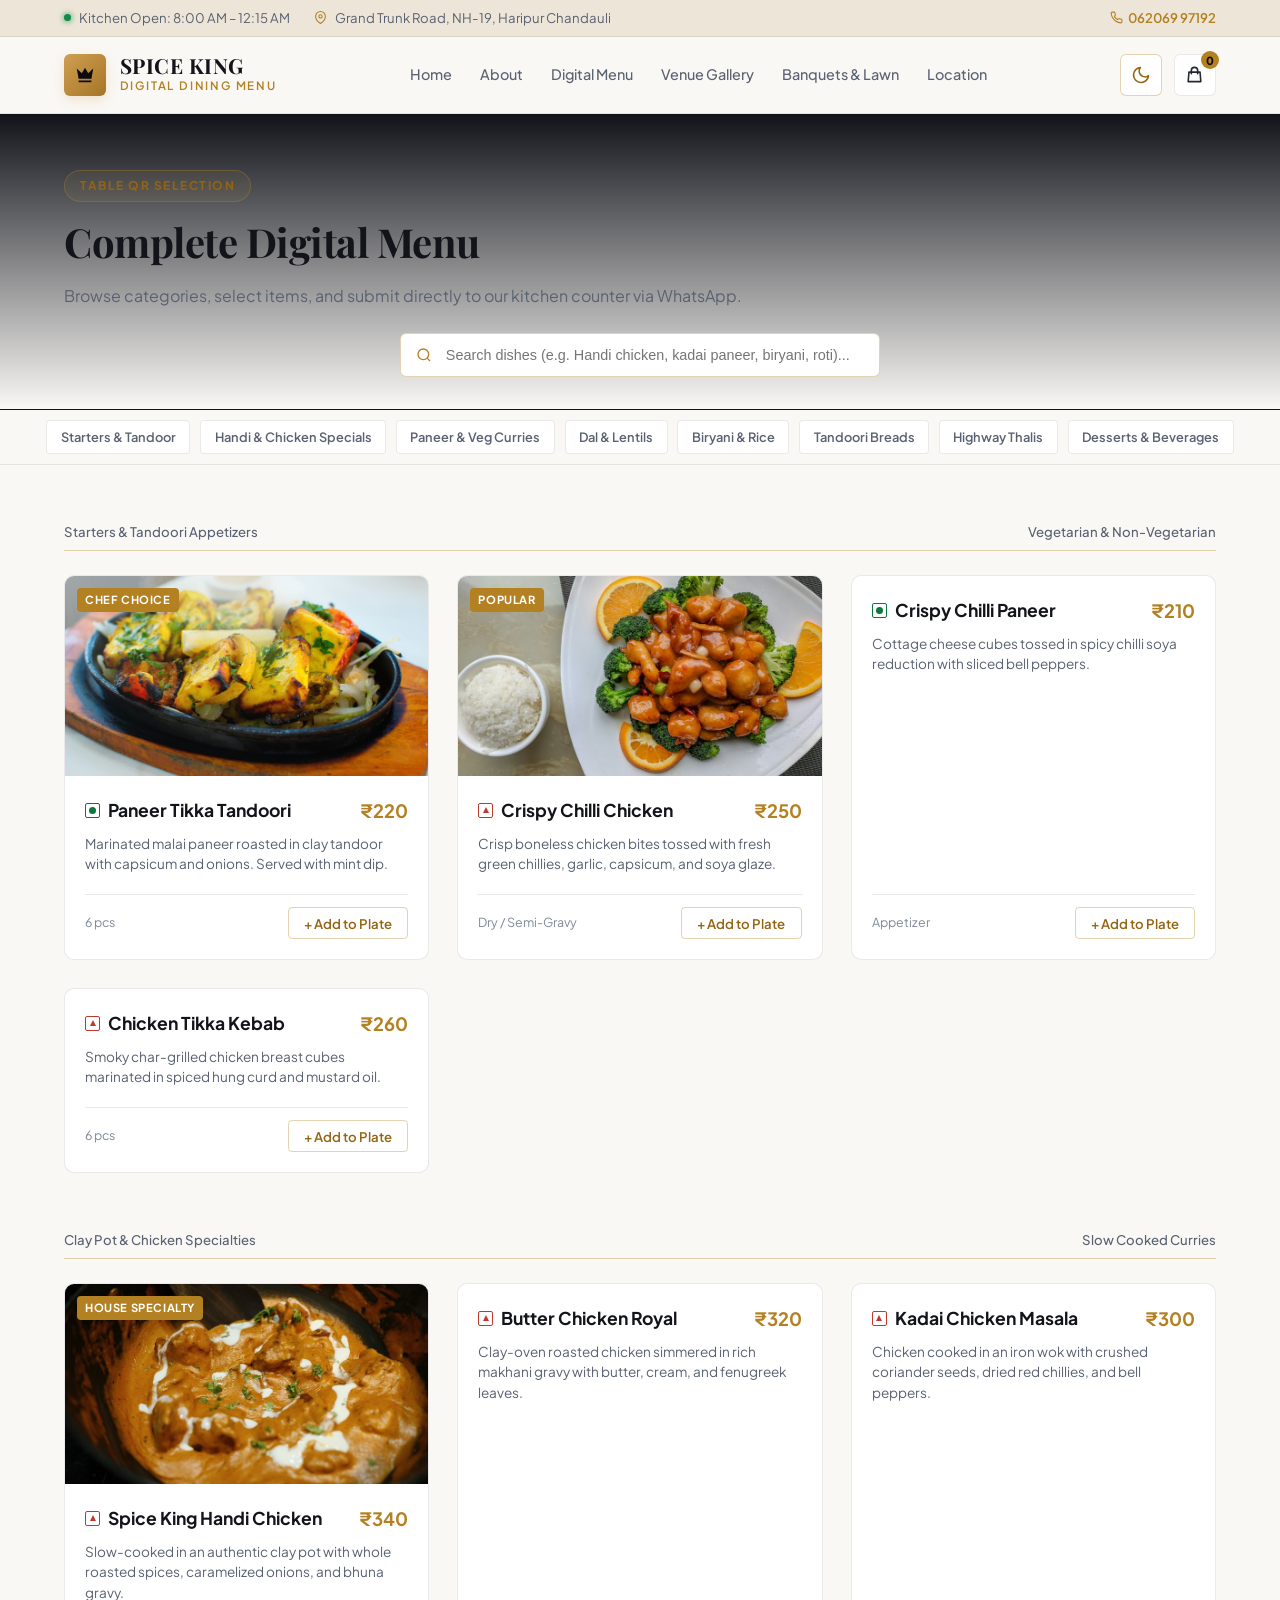
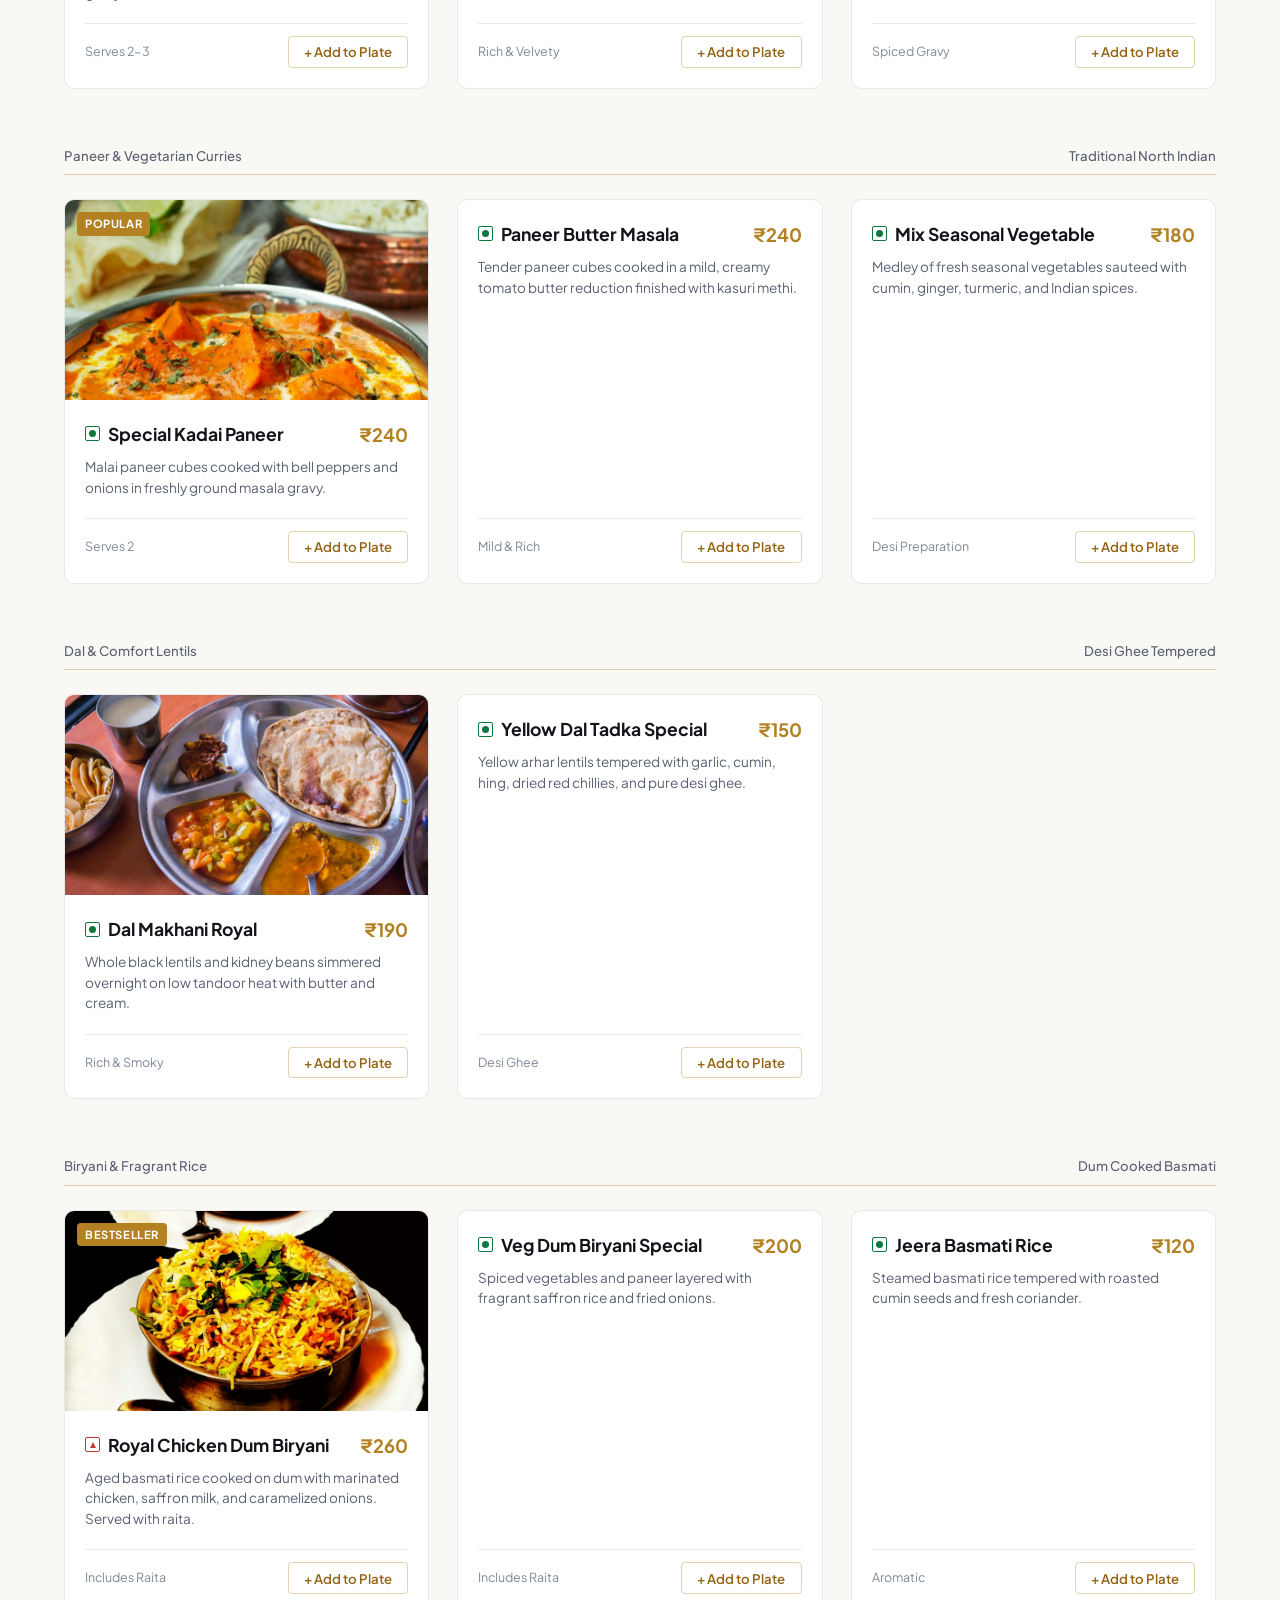
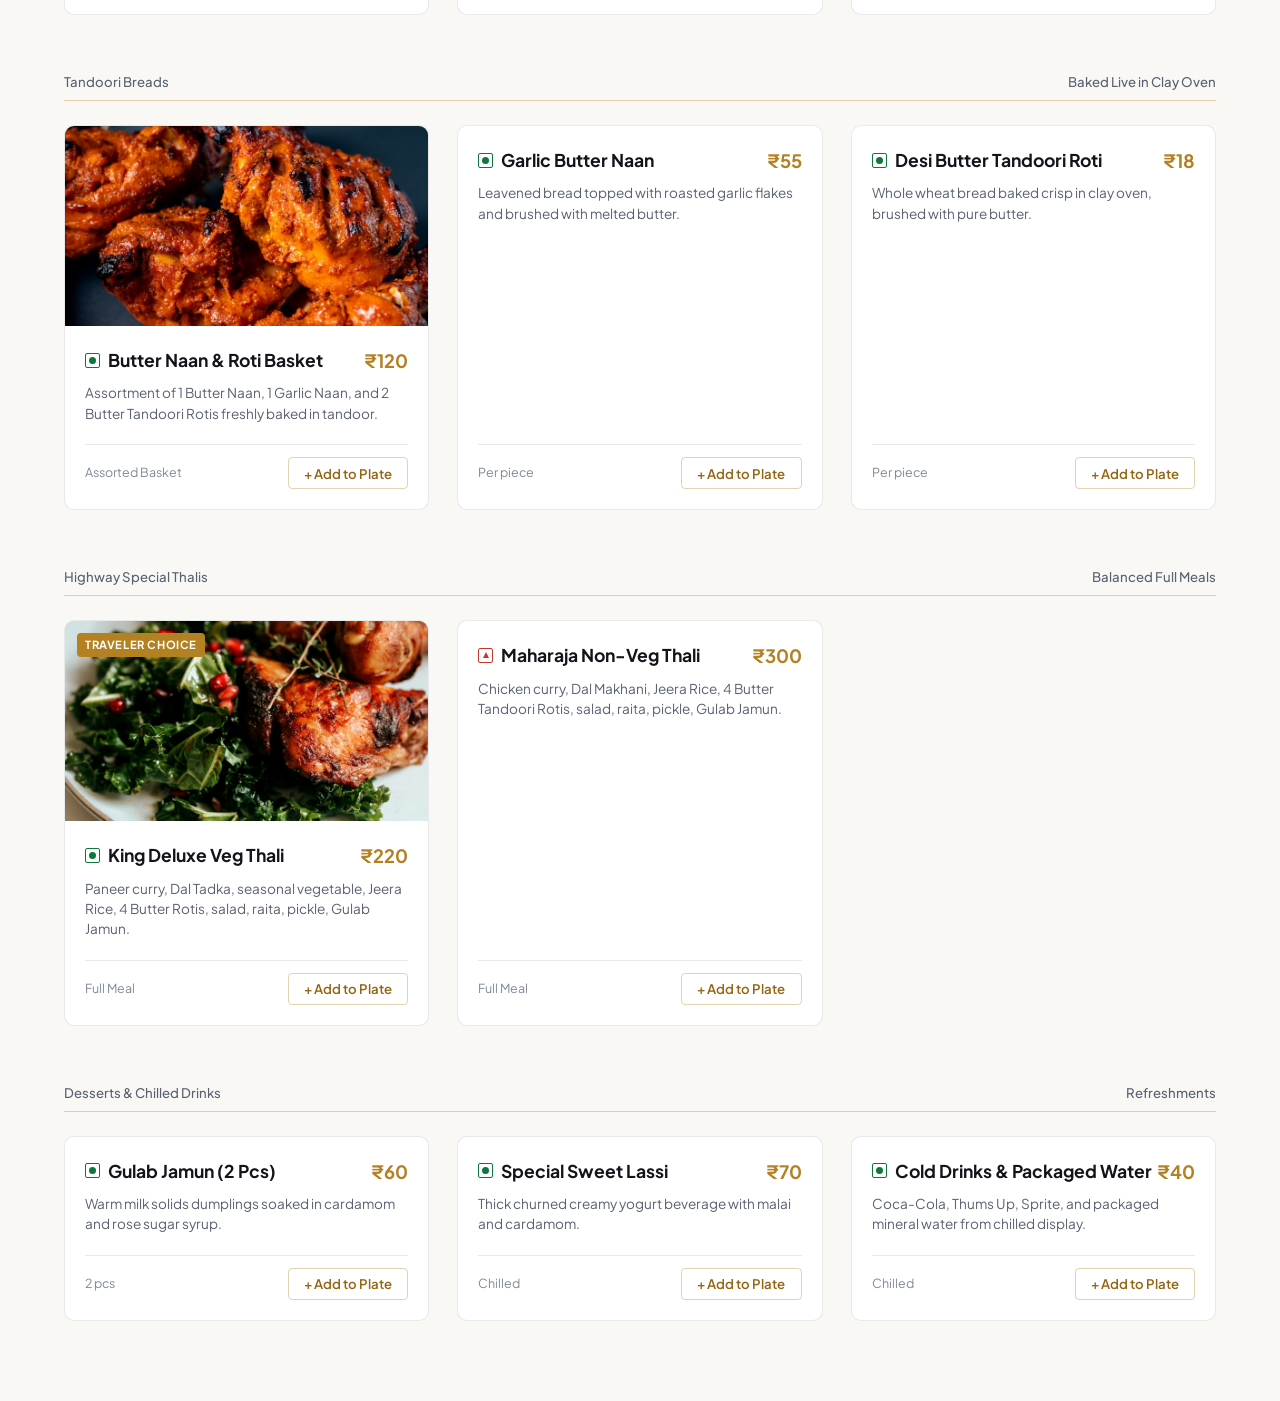
<file: menu.html>
<!DOCTYPE html>
<html lang="en">
<head>
  <meta charset="UTF-8">
  <meta name="viewport" content="width=device-width, initial-scale=1.0">
  <title>Digital QR Food Menu | Spice King Family Restaurant & Banquets</title>
  <meta name="description" content="Official Digital Food Menu of Spice King Family Restaurant, NH-19 Haripur, Chandauli. Browse North Indian dishes, Handi Chicken, Paneer specialties, Tandoori rotis, and order directly on WhatsApp.">
  
  <link rel="preconnect" href="https://fonts.googleapis.com">
  <link rel="preconnect" href="https://fonts.gstatic.com" crossorigin>
  <link href="https://fonts.googleapis.com/css2?family=Playfair+Display:ital,wght@0,600;0,700;0,800;1,600&family=Plus+Jakarta+Sans:wght@400;500;600;700;800&family=Rozha+One&display=swap" rel="stylesheet">
  
  <link rel="stylesheet" href="assets/css/styles.css">
  <style>
    .menu-page-header {
      background: linear-gradient(to bottom, #11131a 0%, var(--bg-primary) 100%);
      padding: 3.5rem 0 2rem;
      border-bottom: 1px solid var(--border-light);
    }
    .menu-search-box {
      max-width: 480px;
      margin: 1.5rem auto 0;
      position: relative;
    }
    .menu-search-input {
      width: 100%;
      background: var(--bg-card);
      border: 1px solid var(--border-gold);
      border-radius: var(--radius-sm);
      padding: 0.8rem 1.25rem 0.8rem 2.8rem;
      color: var(--text-main);
      font-size: 0.9rem;
    }
    .menu-search-input:focus {
      outline: none;
      border-color: var(--brand-gold-light);
      box-shadow: 0 0 0 2px rgba(207, 160, 82, 0.15);
    }
    .menu-search-icon {
      position: absolute;
      left: 1rem;
      top: 50%;
      transform: translateY(-50%);
      color: var(--brand-gold);
      display: flex;
      align-items: center;
      justify-content: center;
    }
    .menu-search-icon svg {
      width: 16px;
      height: 16px;
    }
    .category-jump-nav {
      position: sticky;
      top: 76px;
      z-index: 90;
      background: var(--bg-glass);
      backdrop-filter: blur(12px);
      -webkit-backdrop-filter: blur(12px);
      border-bottom: 1px solid var(--border-light);
      padding: 0.65rem 0;
      overflow-x: auto;
      -webkit-overflow-scrolling: touch;
      scrollbar-width: none;
      width: 100%;
      max-width: 100%;
    }
    .category-jump-nav::-webkit-scrollbar {
      display: none;
    }
    .category-jump-nav .container {
      width: max-content;
      max-width: none;
      padding: 0 1rem;
    }
    .jump-links {
      display: flex;
      gap: 0.6rem;
      padding: 0;
    }
    .jump-link {
      padding: 0.35rem 0.85rem;
      border-radius: var(--radius-xs);
      background: var(--bg-card);
      border: 1px solid var(--border-light);
      font-size: 0.8rem;
      font-weight: 600;
      color: var(--text-muted);
    }
    .jump-link:hover, .jump-link.active {
      background: var(--brand-gold);
      color: #fff;
      border-color: var(--brand-gold);
    }
    .menu-section-heading {
      font-family: var(--font-display);
      font-size: 1.65rem;
      color: var(--text-heading);
      margin: 3.5rem 0 1.5rem;
      padding-bottom: 0.5rem;
      border-bottom: 1px solid var(--border-gold);
      display: flex;
      justify-content: space-between;
      align-items: flex-end;
    }
    .menu-section-heading span {
      font-family: var(--font-sans);
      font-size: 0.825rem;
      color: var(--text-muted);
      font-weight: 500;
    }
  </style>

  <!-- Theme Initialization (Runs before render to prevent flash) -->
  <script>
    (function() {
      var saved = localStorage.getItem('spice_king_theme');
      if (saved === 'light' || (!saved && window.matchMedia && window.matchMedia('(prefers-color-scheme: light)').matches)) {
        document.documentElement.setAttribute('data-theme', 'light');
      } else {
        document.documentElement.setAttribute('data-theme', 'dark');
      }
    })();
  </script>
</head>
<body>

  <!-- Top Information Bar -->
  <div class="top-notice-bar">
    <div class="container" style="display:flex; justify-content:space-between; align-items:center; width:100%;">
      <div class="notice-items">
        <div class="notice-item">
          <span class="live-indicator"></span>
          <span>Kitchen Open: 8:00 AM – 12:15 AM</span>
        </div>
        <div class="notice-item">
          <span class="svg-icon svg-stroke" style="width:13px; height:13px; color:var(--brand-gold);">
            <svg viewBox="0 0 24 24"><path d="M21 10c0 7-9 13-9 13s-9-6-9-13a9 9 0 0118 0z"/><circle cx="12" cy="10" r="3"/></svg>
          </span>
          <span>Grand Trunk Road, NH-19, Haripur Chandauli</span>
        </div>
      </div>
      <div class="notice-items">
        <a href="tel:06206997192" style="color:var(--brand-gold); font-weight:600; display:flex; align-items:center; gap:5px;">
          <span class="svg-icon svg-stroke" style="width:13px; height:13px;">
            <svg viewBox="0 0 24 24"><path d="M22 16.92v3a2 2 0 01-2.18 2 19.79 19.79 0 01-8.63-3.07 19.5 19.5 0 01-6-6 19.79 19.79 0 01-3.07-8.67A2 2 0 014.11 2h3a2 2 0 012 1.72 12.84 12.84 0 00.7 2.81 2 2 0 01-.45 2.11L8.09 9.91a16 16 0 006 6l1.27-1.27a2 2 0 012.11-.45 12.84 12.84 0 002.81.7A2 2 0 0122 16.92z"/></svg>
          </span>
          062069 97192
        </a>
      </div>
    </div>
  </div>

  <!-- Header -->
  <header class="navbar">
    <div class="container nav-container">
      <a href="index.html" class="brand-logo">
        <div class="logo-icon">
          <svg viewBox="0 0 24 24" fill="currentColor"><path d="M5 16L3 5l5.5 5L12 4l3.5 6L21 5l-2 11H5zm14 3c0 .6-.4 1-1 1H6c-.6 0-1-.4-1-1v-1h14v1z"/></svg>
        </div>
        <div class="brand-text">
          <span class="brand-name">SPICE KING</span>
          <span class="brand-sub">Digital Dining Menu</span>
        </div>
      </a>

      <nav class="nav-links">
        <a href="index.html" class="nav-link">Home</a>
        <a href="index.html#about" class="nav-link">About</a>
        <a href="menu.html" class="nav-link active">Digital Menu</a>
        <a href="index.html#gallery" class="nav-link">Venue Gallery</a>
        <a href="index.html#banquets" class="nav-link">Banquets & Lawn</a>
        <a href="index.html#location" class="nav-link">Location</a>
      </nav>

      <div class="nav-actions">
        <!-- Day / Night Theme Toggle -->
        <button class="theme-toggle-btn" id="themeToggleBtn" title="Switch Theme (Day / Night)" aria-label="Toggle Day and Night Theme">
          <span class="theme-icon sun-icon svg-stroke">
            <svg viewBox="0 0 24 24"><circle cx="12" cy="12" r="5"/><line x1="12" y1="1" x2="12" y2="3"/><line x1="12" y1="21" x2="12" y2="23"/><line x1="4.22" y1="4.22" x2="5.64" y2="5.64"/><line x1="18.36" y1="18.36" x2="19.78" y2="19.78"/><line x1="1" y1="12" x2="3" y2="12"/><line x1="21" y1="12" x2="23" y2="12"/><line x1="4.22" y1="19.78" x2="5.64" y2="18.36"/><line x1="18.36" y1="5.64" x2="19.78" y2="4.22"/></svg>
          </span>
          <span class="theme-icon moon-icon svg-stroke">
            <svg viewBox="0 0 24 24"><path d="M21 12.79A9 9 0 1 1 11.21 3 7 7 0 0 0 21 12.79z"/></svg>
          </span>
        </button>

        <button class="cart-toggle-btn" id="cartToggleBtn" title="View Order Plate">
          <span class="svg-icon svg-stroke" style="width:19px; height:19px;">
            <svg viewBox="0 0 24 24"><path d="M16 11V7a4 4 0 00-8 0v4M5 9h14l1 12H4L5 9z"/></svg>
          </span>
          <span class="cart-count-badge" id="cartCountBadge">0</span>
        </button>
      </div>
    </div>
  </header>

  <!-- Page Hero & Live Search -->
  <div class="menu-page-header text-center">
    <div class="container">
      <span class="badge-tag">Table QR Selection</span>
      <h1 class="section-title">Complete Digital Menu</h1>
      <p class="section-subtitle">
        Browse categories, select items, and submit directly to our kitchen counter via WhatsApp.
      </p>

      <div class="menu-search-box">
        <span class="menu-search-icon">
          <svg viewBox="0 0 24 24" fill="none" stroke="currentColor" stroke-width="2"><circle cx="11" cy="11" r="8"/><line x1="21" y1="21" x2="16.65" y2="16.65"/></svg>
        </span>
        <input type="text" id="menuSearchInput" class="menu-search-input" placeholder="Search dishes (e.g. Handi chicken, kadai paneer, biryani, roti)...">
      </div>
    </div>
  </div>

  <!-- Jump Links -->
  <div class="category-jump-nav">
    <div class="container">
      <div class="jump-links">
        <a href="#cat-starters" class="jump-link">Starters & Tandoor</a>
        <a href="#cat-handi" class="jump-link">Handi & Chicken Specials</a>
        <a href="#cat-paneer" class="jump-link">Paneer & Veg Curries</a>
        <a href="#cat-dal" class="jump-link">Dal & Lentils</a>
        <a href="#cat-biryani" class="jump-link">Biryani & Rice</a>
        <a href="#cat-breads" class="jump-link">Tandoori Breads</a>
        <a href="#cat-thali" class="jump-link">Highway Thalis</a>
        <a href="#cat-drinks" class="jump-link">Desserts & Beverages</a>
      </div>
    </div>
  </div>

  <!-- Main Menu Grid List -->
  <main class="container" style="padding-bottom: 5rem;">

    <!-- 1. Starters -->
    <section id="cat-starters">
      <div class="menu-section-heading">
        <span>Starters & Tandoori Appetizers</span>
        <span>Vegetarian & Non-Vegetarian</span>
      </div>
      <div class="menu-grid">
        <div class="menu-card" data-category="starters" data-diet="veg">
          <div class="menu-card-img-wrap">
            <img src="assets/images/paneer_tikka.jpg" alt="Paneer Tikka Tandoori">
            <span class="bestseller-tag">Chef Choice</span>
          </div>
          <div class="menu-card-body">
            <div class="menu-card-header">
              <div class="item-name-group">
                <span class="veg-badge"></span>
                <h3 class="item-title">Paneer Tikka Tandoori</h3>
              </div>
              <span class="item-price">₹220</span>
            </div>
            <p class="item-desc">Marinated malai paneer roasted in clay tandoor with capsicum and onions. Served with mint dip.</p>
            <div class="menu-card-footer">
              <span class="portion-info">6 pcs</span>
              <button class="add-order-btn">+ Add to Plate</button>
            </div>
          </div>
        </div>

        <div class="menu-card" data-category="starters" data-diet="nonveg">
          <div class="menu-card-img-wrap">
            <img src="assets/images/chilli_chicken.jpg" alt="Crispy Chilli Chicken">
            <span class="bestseller-tag">Popular</span>
          </div>
          <div class="menu-card-body">
            <div class="menu-card-header">
              <div class="item-name-group">
                <span class="nonveg-badge"></span>
                <h3 class="item-title">Crispy Chilli Chicken</h3>
              </div>
              <span class="item-price">₹250</span>
            </div>
            <p class="item-desc">Crisp boneless chicken bites tossed with fresh green chillies, garlic, capsicum, and soya glaze.</p>
            <div class="menu-card-footer">
              <span class="portion-info">Dry / Semi-Gravy</span>
              <button class="add-order-btn">+ Add to Plate</button>
            </div>
          </div>
        </div>

        <div class="menu-card" data-category="starters" data-diet="veg">
          <div class="menu-card-body">
            <div class="menu-card-header">
              <div class="item-name-group">
                <span class="veg-badge"></span>
                <h3 class="item-title">Crispy Chilli Paneer</h3>
              </div>
              <span class="item-price">₹210</span>
            </div>
            <p class="item-desc">Cottage cheese cubes tossed in spicy chilli soya reduction with sliced bell peppers.</p>
            <div class="menu-card-footer">
              <span class="portion-info">Appetizer</span>
              <button class="add-order-btn">+ Add to Plate</button>
            </div>
          </div>
        </div>

        <div class="menu-card" data-category="starters" data-diet="nonveg">
          <div class="menu-card-body">
            <div class="menu-card-header">
              <div class="item-name-group">
                <span class="nonveg-badge"></span>
                <h3 class="item-title">Chicken Tikka Kebab</h3>
              </div>
              <span class="item-price">₹260</span>
            </div>
            <p class="item-desc">Smoky char-grilled chicken breast cubes marinated in spiced hung curd and mustard oil.</p>
            <div class="menu-card-footer">
              <span class="portion-info">6 pcs</span>
              <button class="add-order-btn">+ Add to Plate</button>
            </div>
          </div>
        </div>
      </div>
    </section>

    <!-- 2. Handi & Chicken -->
    <section id="cat-handi">
      <div class="menu-section-heading">
        <span>Clay Pot & Chicken Specialties</span>
        <span>Slow Cooked Curries</span>
      </div>
      <div class="menu-grid">
        <div class="menu-card" data-category="mains" data-diet="nonveg">
          <div class="menu-card-img-wrap">
            <img src="assets/images/butter_chicken.jpg" alt="Spice King Handi Chicken">
            <span class="bestseller-tag">House Specialty</span>
          </div>
          <div class="menu-card-body">
            <div class="menu-card-header">
              <div class="item-name-group">
                <span class="nonveg-badge"></span>
                <h3 class="item-title">Spice King Handi Chicken</h3>
              </div>
              <span class="item-price">₹340</span>
            </div>
            <p class="item-desc">Slow-cooked in an authentic clay pot with whole roasted spices, caramelized onions, and bhuna gravy.</p>
            <div class="menu-card-footer">
              <span class="portion-info">Serves 2-3</span>
              <button class="add-order-btn">+ Add to Plate</button>
            </div>
          </div>
        </div>

        <div class="menu-card" data-category="mains" data-diet="nonveg">
          <div class="menu-card-body">
            <div class="menu-card-header">
              <div class="item-name-group">
                <span class="nonveg-badge"></span>
                <h3 class="item-title">Butter Chicken Royal</h3>
              </div>
              <span class="item-price">₹320</span>
            </div>
            <p class="item-desc">Clay-oven roasted chicken simmered in rich makhani gravy with butter, cream, and fenugreek leaves.</p>
            <div class="menu-card-footer">
              <span class="portion-info">Rich & Velvety</span>
              <button class="add-order-btn">+ Add to Plate</button>
            </div>
          </div>
        </div>

        <div class="menu-card" data-category="mains" data-diet="nonveg">
          <div class="menu-card-body">
            <div class="menu-card-header">
              <div class="item-name-group">
                <span class="nonveg-badge"></span>
                <h3 class="item-title">Kadai Chicken Masala</h3>
              </div>
              <span class="item-price">₹300</span>
            </div>
            <p class="item-desc">Chicken cooked in an iron wok with crushed coriander seeds, dried red chillies, and bell peppers.</p>
            <div class="menu-card-footer">
              <span class="portion-info">Spiced Gravy</span>
              <button class="add-order-btn">+ Add to Plate</button>
            </div>
          </div>
        </div>
      </div>
    </section>

    <!-- 3. Paneer & Veg -->
    <section id="cat-paneer">
      <div class="menu-section-heading">
        <span>Paneer & Vegetarian Curries</span>
        <span>Traditional North Indian</span>
      </div>
      <div class="menu-grid">
        <div class="menu-card" data-category="mains" data-diet="veg">
          <div class="menu-card-img-wrap">
            <img src="assets/images/kadai_paneer.jpg" alt="Special Kadai Paneer">
            <span class="bestseller-tag">Popular</span>
          </div>
          <div class="menu-card-body">
            <div class="menu-card-header">
              <div class="item-name-group">
                <span class="veg-badge"></span>
                <h3 class="item-title">Special Kadai Paneer</h3>
              </div>
              <span class="item-price">₹240</span>
            </div>
            <p class="item-desc">Malai paneer cubes cooked with bell peppers and onions in freshly ground masala gravy.</p>
            <div class="menu-card-footer">
              <span class="portion-info">Serves 2</span>
              <button class="add-order-btn">+ Add to Plate</button>
            </div>
          </div>
        </div>

        <div class="menu-card" data-category="mains" data-diet="veg">
          <div class="menu-card-body">
            <div class="menu-card-header">
              <div class="item-name-group">
                <span class="veg-badge"></span>
                <h3 class="item-title">Paneer Butter Masala</h3>
              </div>
              <span class="item-price">₹240</span>
            </div>
            <p class="item-desc">Tender paneer cubes cooked in a mild, creamy tomato butter reduction finished with kasuri methi.</p>
            <div class="menu-card-footer">
              <span class="portion-info">Mild & Rich</span>
              <button class="add-order-btn">+ Add to Plate</button>
            </div>
          </div>
        </div>

        <div class="menu-card" data-category="mains" data-diet="veg">
          <div class="menu-card-body">
            <div class="menu-card-header">
              <div class="item-name-group">
                <span class="veg-badge"></span>
                <h3 class="item-title">Mix Seasonal Vegetable</h3>
              </div>
              <span class="item-price">₹180</span>
            </div>
            <p class="item-desc">Medley of fresh seasonal vegetables sauteed with cumin, ginger, turmeric, and Indian spices.</p>
            <div class="menu-card-footer">
              <span class="portion-info">Desi Preparation</span>
              <button class="add-order-btn">+ Add to Plate</button>
            </div>
          </div>
        </div>
      </div>
    </section>

    <!-- 4. Dal & Lentils -->
    <section id="cat-dal">
      <div class="menu-section-heading">
        <span>Dal & Comfort Lentils</span>
        <span>Desi Ghee Tempered</span>
      </div>
      <div class="menu-grid">
        <div class="menu-card" data-category="mains" data-diet="veg">
          <div class="menu-card-img-wrap">
            <img src="assets/images/dal_makhani.jpg" alt="Dal Makhani Royal">
          </div>
          <div class="menu-card-body">
            <div class="menu-card-header">
              <div class="item-name-group">
                <span class="veg-badge"></span>
                <h3 class="item-title">Dal Makhani Royal</h3>
              </div>
              <span class="item-price">₹190</span>
            </div>
            <p class="item-desc">Whole black lentils and kidney beans simmered overnight on low tandoor heat with butter and cream.</p>
            <div class="menu-card-footer">
              <span class="portion-info">Rich & Smoky</span>
              <button class="add-order-btn">+ Add to Plate</button>
            </div>
          </div>
        </div>

        <div class="menu-card" data-category="mains" data-diet="veg">
          <div class="menu-card-body">
            <div class="menu-card-header">
              <div class="item-name-group">
                <span class="veg-badge"></span>
                <h3 class="item-title">Yellow Dal Tadka Special</h3>
              </div>
              <span class="item-price">₹150</span>
            </div>
            <p class="item-desc">Yellow arhar lentils tempered with garlic, cumin, hing, dried red chillies, and pure desi ghee.</p>
            <div class="menu-card-footer">
              <span class="portion-info">Desi Ghee</span>
              <button class="add-order-btn">+ Add to Plate</button>
            </div>
          </div>
        </div>
      </div>
    </section>

    <!-- 5. Biryani & Rice -->
    <section id="cat-biryani">
      <div class="menu-section-heading">
        <span>Biryani & Fragrant Rice</span>
        <span>Dum Cooked Basmati</span>
      </div>
      <div class="menu-grid">
        <div class="menu-card" data-category="biryani" data-diet="nonveg">
          <div class="menu-card-img-wrap">
            <img src="assets/images/biryani.jpg" alt="Chicken Dum Biryani">
            <span class="bestseller-tag">Bestseller</span>
          </div>
          <div class="menu-card-body">
            <div class="menu-card-header">
              <div class="item-name-group">
                <span class="nonveg-badge"></span>
                <h3 class="item-title">Royal Chicken Dum Biryani</h3>
              </div>
              <span class="item-price">₹260</span>
            </div>
            <p class="item-desc">Aged basmati rice cooked on dum with marinated chicken, saffron milk, and caramelized onions. Served with raita.</p>
            <div class="menu-card-footer">
              <span class="portion-info">Includes Raita</span>
              <button class="add-order-btn">+ Add to Plate</button>
            </div>
          </div>
        </div>

        <div class="menu-card" data-category="biryani" data-diet="veg">
          <div class="menu-card-body">
            <div class="menu-card-header">
              <div class="item-name-group">
                <span class="veg-badge"></span>
                <h3 class="item-title">Veg Dum Biryani Special</h3>
              </div>
              <span class="item-price">₹200</span>
            </div>
            <p class="item-desc">Spiced vegetables and paneer layered with fragrant saffron rice and fried onions.</p>
            <div class="menu-card-footer">
              <span class="portion-info">Includes Raita</span>
              <button class="add-order-btn">+ Add to Plate</button>
            </div>
          </div>
        </div>

        <div class="menu-card" data-category="biryani" data-diet="veg">
          <div class="menu-card-body">
            <div class="menu-card-header">
              <div class="item-name-group">
                <span class="veg-badge"></span>
                <h3 class="item-title">Jeera Basmati Rice</h3>
              </div>
              <span class="item-price">₹120</span>
            </div>
            <p class="item-desc">Steamed basmati rice tempered with roasted cumin seeds and fresh coriander.</p>
            <div class="menu-card-footer">
              <span class="portion-info">Aromatic</span>
              <button class="add-order-btn">+ Add to Plate</button>
            </div>
          </div>
        </div>
      </div>
    </section>

    <!-- 6. Breads -->
    <section id="cat-breads">
      <div class="menu-section-heading">
        <span>Tandoori Breads</span>
        <span>Baked Live in Clay Oven</span>
      </div>
      <div class="menu-grid">
        <div class="menu-card" data-category="breads" data-diet="veg">
          <div class="menu-card-img-wrap">
            <img src="assets/images/tandoori_roti.jpg" alt="Butter Naan & Roti Basket">
          </div>
          <div class="menu-card-body">
            <div class="menu-card-header">
              <div class="item-name-group">
                <span class="veg-badge"></span>
                <h3 class="item-title">Butter Naan & Roti Basket</h3>
              </div>
              <span class="item-price">₹120</span>
            </div>
            <p class="item-desc">Assortment of 1 Butter Naan, 1 Garlic Naan, and 2 Butter Tandoori Rotis freshly baked in tandoor.</p>
            <div class="menu-card-footer">
              <span class="portion-info">Assorted Basket</span>
              <button class="add-order-btn">+ Add to Plate</button>
            </div>
          </div>
        </div>

        <div class="menu-card" data-category="breads" data-diet="veg">
          <div class="menu-card-body">
            <div class="menu-card-header">
              <div class="item-name-group">
                <span class="veg-badge"></span>
                <h3 class="item-title">Garlic Butter Naan</h3>
              </div>
              <span class="item-price">₹55</span>
            </div>
            <p class="item-desc">Leavened bread topped with roasted garlic flakes and brushed with melted butter.</p>
            <div class="menu-card-footer">
              <span class="portion-info">Per piece</span>
              <button class="add-order-btn">+ Add to Plate</button>
            </div>
          </div>
        </div>

        <div class="menu-card" data-category="breads" data-diet="veg">
          <div class="menu-card-body">
            <div class="menu-card-header">
              <div class="item-name-group">
                <span class="veg-badge"></span>
                <h3 class="item-title">Desi Butter Tandoori Roti</h3>
              </div>
              <span class="item-price">₹18</span>
            </div>
            <p class="item-desc">Whole wheat bread baked crisp in clay oven, brushed with pure butter.</p>
            <div class="menu-card-footer">
              <span class="portion-info">Per piece</span>
              <button class="add-order-btn">+ Add to Plate</button>
            </div>
          </div>
        </div>
      </div>
    </section>

    <!-- 7. Thalis -->
    <section id="cat-thali">
      <div class="menu-section-heading">
        <span>Highway Special Thalis</span>
        <span>Balanced Full Meals</span>
      </div>
      <div class="menu-grid">
        <div class="menu-card" data-category="thali" data-diet="veg">
          <div class="menu-card-img-wrap">
            <img src="assets/images/thali.jpg" alt="Deluxe Veg Thali">
            <span class="bestseller-tag">Traveler Choice</span>
          </div>
          <div class="menu-card-body">
            <div class="menu-card-header">
              <div class="item-name-group">
                <span class="veg-badge"></span>
                <h3 class="item-title">King Deluxe Veg Thali</h3>
              </div>
              <span class="item-price">₹220</span>
            </div>
            <p class="item-desc">Paneer curry, Dal Tadka, seasonal vegetable, Jeera Rice, 4 Butter Rotis, salad, raita, pickle, Gulab Jamun.</p>
            <div class="menu-card-footer">
              <span class="portion-info">Full Meal</span>
              <button class="add-order-btn">+ Add to Plate</button>
            </div>
          </div>
        </div>

        <div class="menu-card" data-category="thali" data-diet="nonveg">
          <div class="menu-card-body">
            <div class="menu-card-header">
              <div class="item-name-group">
                <span class="nonveg-badge"></span>
                <h3 class="item-title">Maharaja Non-Veg Thali</h3>
              </div>
              <span class="item-price">₹300</span>
            </div>
            <p class="item-desc">Chicken curry, Dal Makhani, Jeera Rice, 4 Butter Tandoori Rotis, salad, raita, pickle, Gulab Jamun.</p>
            <div class="menu-card-footer">
              <span class="portion-info">Full Meal</span>
              <button class="add-order-btn">+ Add to Plate</button>
            </div>
          </div>
        </div>
      </div>
    </section>

    <!-- 8. Desserts & Beverages -->
    <section id="cat-drinks">
      <div class="menu-section-heading">
        <span>Desserts & Chilled Drinks</span>
        <span>Refreshments</span>
      </div>
      <div class="menu-grid">
        <div class="menu-card" data-category="desserts" data-diet="veg">
          <div class="menu-card-body">
            <div class="menu-card-header">
              <div class="item-name-group">
                <span class="veg-badge"></span>
                <h3 class="item-title">Gulab Jamun (2 Pcs)</h3>
              </div>
              <span class="item-price">₹60</span>
            </div>
            <p class="item-desc">Warm milk solids dumplings soaked in cardamom and rose sugar syrup.</p>
            <div class="menu-card-footer">
              <span class="portion-info">2 pcs</span>
              <button class="add-order-btn">+ Add to Plate</button>
            </div>
          </div>
        </div>

        <div class="menu-card" data-category="desserts" data-diet="veg">
          <div class="menu-card-body">
            <div class="menu-card-header">
              <div class="item-name-group">
                <span class="veg-badge"></span>
                <h3 class="item-title">Special Sweet Lassi</h3>
              </div>
              <span class="item-price">₹70</span>
            </div>
            <p class="item-desc">Thick churned creamy yogurt beverage with malai and cardamom.</p>
            <div class="menu-card-footer">
              <span class="portion-info">Chilled</span>
              <button class="add-order-btn">+ Add to Plate</button>
            </div>
          </div>
        </div>

        <div class="menu-card" data-category="desserts" data-diet="veg">
          <div class="menu-card-body">
            <div class="menu-card-header">
              <div class="item-name-group">
                <span class="veg-badge"></span>
                <h3 class="item-title">Cold Drinks & Packaged Water</h3>
              </div>
              <span class="item-price">₹40</span>
            </div>
            <p class="item-desc">Coca-Cola, Thums Up, Sprite, and packaged mineral water from chilled display.</p>
            <div class="menu-card-footer">
              <span class="portion-info">Chilled</span>
              <button class="add-order-btn">+ Add to Plate</button>
            </div>
          </div>
        </div>
      </div>
    </section>

  </main>

  <!-- Mobile Floating Action Bar -->
  <div class="floating-mobile-bar">
    <div class="mobile-bar-inner">
      <a href="tel:06206997192" class="mobile-bar-btn call-btn">
        <svg viewBox="0 0 24 24" fill="none" stroke="currentColor" stroke-width="2"><path d="M22 16.92v3a2 2 0 01-2.18 2 19.79 19.79 0 01-8.63-3.07 19.5 19.5 0 01-6-6 19.79 19.79 0 01-3.07-8.67A2 2 0 014.11 2h3a2 2 0 012 1.72 12.84 12.84 0 00.7 2.81 2 2 0 01-.45 2.11L8.09 9.91a16 16 0 006 6l1.27-1.27a2 2 0 012.11-.45 12.84 12.84 0 002.81.7A2 2 0 0122 16.92z"/></svg>
        <span>Call</span>
      </a>
      <a href="https://wa.me/916206997192?text=Hello%20Spice%20King,%20I%20am%20at%20table%20and%20want%20to%20order." target="_blank" class="mobile-bar-btn wa-btn">
        <svg viewBox="0 0 24 24" fill="currentColor"><path d="M.057 24l1.687-6.163c-1.041-1.804-1.588-3.849-1.587-5.946.003-6.556 5.338-11.891 11.893-11.891 3.181.001 6.167 1.24 8.413 3.488 2.245 2.248 3.481 5.236 3.48 8.414-.003 6.557-5.338 11.892-11.893 11.892-1.99-.001-3.951-.5-5.688-1.448l-6.305 1.654zm6.597-3.807c1.676.995 3.276 1.591 5.392 1.592 5.448 0 9.886-4.434 9.889-9.885.002-5.462-4.415-9.89-9.881-9.892-5.452 0-9.887 4.434-9.889 9.884-.001 2.225.651 3.891 1.746 5.634l-.999 3.648 3.742-.981zm11.387-5.464c-.074-.124-.272-.198-.57-.347-.297-.149-1.758-.868-2.031-.967-.272-.099-.47-.149-.669.149-.198.297-.768.967-.941 1.165-.173.198-.347.223-.644.074-.297-.149-1.255-.462-2.39-1.475-.883-.788-1.48-1.761-1.653-2.059-.173-.297-.018-.458.13-.606.134-.133.297-.347.446-.521.151-.172.2-.296.3-.495.099-.198.05-.372-.025-.521-.075-.148-.669-1.611-.916-2.206-.242-.579-.487-.501-.669-.51l-.57-.01c-.198 0-.52.074-.792.372s-1.04 1.016-1.04 2.479 1.065 2.876 1.213 3.074c.149.198 2.095 3.2 5.076 4.487.709.306 1.263.489 1.694.626.712.226 1.36.194 1.872.118.571-.085 1.758-.719 2.006-1.413.248-.695.248-1.29.173-1.414z"/></svg>
        <span>WhatsApp</span>
      </a>
      <button class="mobile-bar-btn book-btn" onclick="document.getElementById('cartToggleBtn').click();">
        <svg viewBox="0 0 24 24" fill="none" stroke="currentColor" stroke-width="2"><path d="M16 11V7a4 4 0 00-8 0v4M5 9h14l1 12H4L5 9z"/></svg>
        <span>Order Plate</span>
      </button>
    </div>
  </div>

  <!-- Cart / WhatsApp Drawer -->
  <div class="cart-drawer-backdrop" id="cartDrawerBackdrop"></div>
  <aside class="cart-drawer" id="cartDrawer">
    <div class="cart-header">
      <h3>
        <svg viewBox="0 0 24 24" fill="none" stroke="currentColor" stroke-width="2"><path d="M16 11V7a4 4 0 00-8 0v4M5 9h14l1 12H4L5 9z"/></svg>
        <span>Order Plate</span>
      </h3>
      <button class="close-cart-btn" id="closeCartBtn" aria-label="Close">
        <svg width="18" height="18" viewBox="0 0 24 24" fill="none" stroke="currentColor" stroke-width="2"><path d="M18 6L6 18M6 6l12 12"/></svg>
      </button>
    </div>
    <div class="cart-items-body" id="cartItemsList"></div>
    <div class="cart-footer">
      <div style="font-size:0.75rem; color:var(--text-muted); margin-bottom:0.4rem;">Select Order Type:</div>
      <div class="order-type-selector">
        <button class="order-type-btn active" data-type="Dine-in (Restaurant Table)">Dine-in</button>
        <button class="order-type-btn" data-type="Highway Takeaway / Packing">Takeaway</button>
        <button class="order-type-btn" data-type="Pre-order for Arrival">Pre-order</button>
      </div>
      <div style="display:flex; gap:0.5rem; margin-bottom:0.75rem;">
        <input type="text" id="orderLocationInfo" class="form-control" style="font-size:0.8rem; padding:0.45rem 0.75rem;" placeholder="Table No. / Vehicle No.">
        <input type="text" id="orderNotes" class="form-control" style="font-size:0.8rem; padding:0.45rem 0.75rem;" placeholder="Special notes">
      </div>
      <div class="cart-total-row">
        <span>Estimated Total:</span>
        <span id="cartTotalPrice">₹0</span>
      </div>
      <button class="btn btn-whatsapp" id="sendWhatsAppOrderBtn" style="width:100%; padding:0.85rem; font-size:0.95rem;">
        Send Order to Kitchen Counter
      </button>
    </div>
  </aside>

  <script src="assets/js/main.js"></script>
  <script>
    const searchInput = document.getElementById('menuSearchInput');
    if (searchInput) {
      searchInput.addEventListener('input', (e) => {
        const query = e.target.value.toLowerCase().trim();
        document.querySelectorAll('.menu-card').forEach(card => {
          const title = card.querySelector('.item-title')?.textContent.toLowerCase() || '';
          const desc = card.querySelector('.item-desc')?.textContent.toLowerCase() || '';
          if (title.includes(query) || desc.includes(query)) {
            card.style.display = 'flex';
          } else {
            card.style.display = 'none';
          }
        });
      });
    }
  </script>
</body>
</html>
</file>
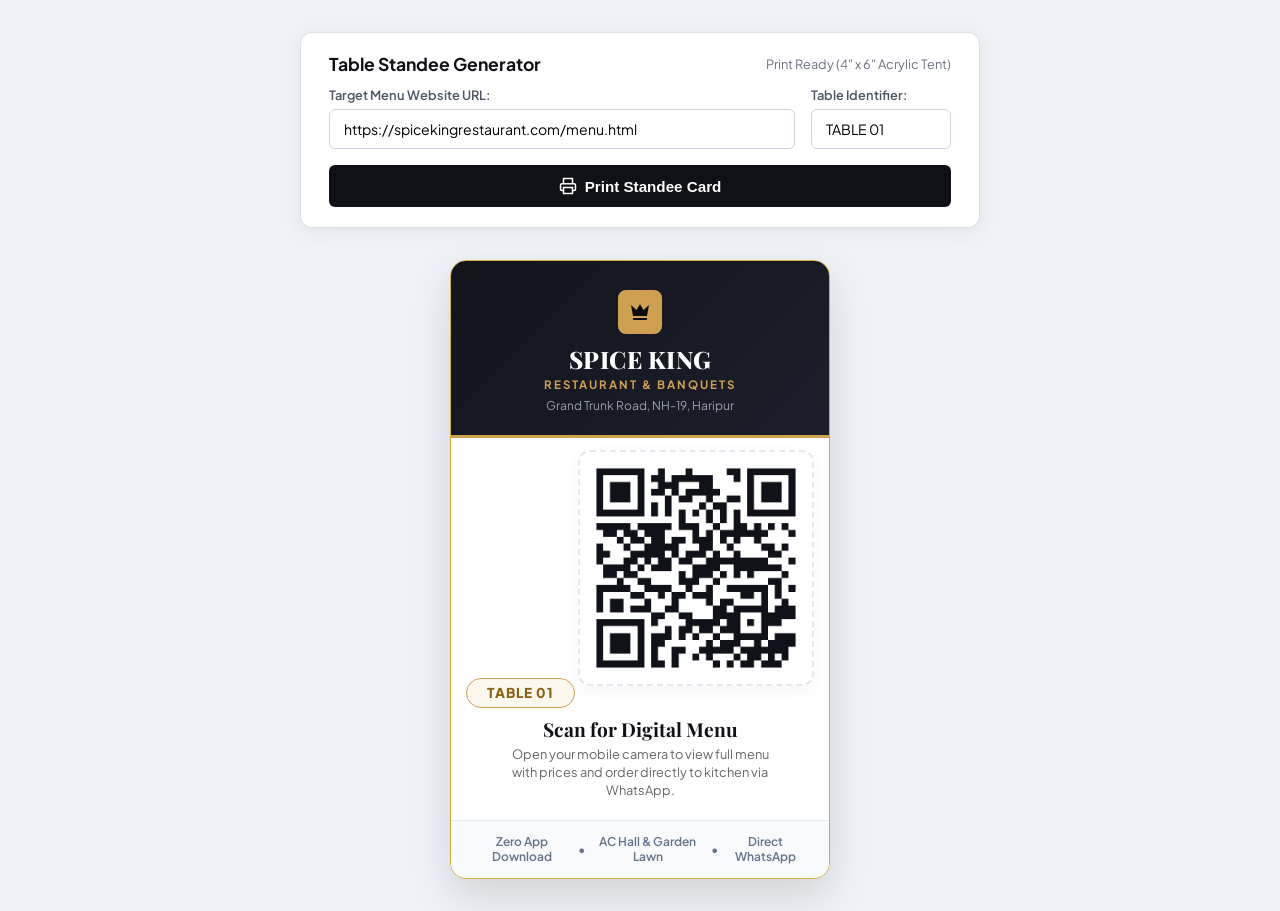
<file: qr-standee.html>
<!DOCTYPE html>
<html lang="en">
<head>
  <meta charset="UTF-8">
  <meta name="viewport" content="width=device-width, initial-scale=1.0">
  <title>Printable Table QR Standee | Spice King Family Restaurant</title>
  
  <link rel="preconnect" href="https://fonts.googleapis.com">
  <link rel="preconnect" href="https://fonts.gstatic.com" crossorigin>
  <link href="https://fonts.googleapis.com/css2?family=Playfair+Display:wght@700;800&family=Plus+Jakarta+Sans:wght@500;600;700;800&family=Rozha+One&display=swap" rel="stylesheet">

  <style>
    :root {
      --gold: #cfa052;
      --gold-dark: #b88636;
      --dark: #0f1117;
      --card-bg: #ffffff;
      --text: #1a1a1a;
      --text-muted: #666666;
    }

    * {
      box-sizing: border-box;
      margin: 0;
      padding: 0;
    }

    body {
      font-family: 'Plus Jakarta Sans', sans-serif;
      background: #eef1f5;
      color: var(--text);
      min-height: 100vh;
      display: flex;
      flex-direction: column;
      align-items: center;
      padding: 2rem 1rem;
    }

    /* Screen Controls Bar */
    .controls-panel {
      background: #ffffff;
      border: 1px solid #dcdfe6;
      border-radius: 12px;
      padding: 1.25rem 1.75rem;
      max-width: 680px;
      width: 100%;
      margin-bottom: 2rem;
      box-shadow: 0 4px 20px rgba(0,0,0,0.06);
    }

    .controls-title {
      font-size: 1.1rem;
      font-weight: 700;
      margin-bottom: 0.75rem;
      color: var(--dark);
      display: flex;
      align-items: center;
      justify-content: space-between;
    }

    .controls-grid {
      display: grid;
      grid-template-columns: 1fr 140px;
      gap: 1rem;
      margin-bottom: 1rem;
    }

    .form-group {
      display: flex;
      flex-direction: column;
      gap: 0.35rem;
    }

    .form-group label {
      font-size: 0.8rem;
      font-weight: 600;
      color: #4b5563;
    }

    .form-input {
      padding: 0.65rem 0.85rem;
      border: 1px solid #cbd5e1;
      border-radius: 6px;
      font-size: 0.88rem;
      font-family: inherit;
    }

    .form-input:focus {
      outline: none;
      border-color: var(--gold-dark);
    }

    .btn-print {
      background: var(--dark);
      color: #ffffff;
      border: none;
      padding: 0.75rem 1.5rem;
      border-radius: 6px;
      font-size: 0.95rem;
      font-weight: 700;
      cursor: pointer;
      display: inline-flex;
      align-items: center;
      justify-content: center;
      gap: 0.5rem;
      transition: all 0.2s ease;
      width: 100%;
    }

    .btn-print:hover {
      background: #252a36;
    }

    /* Standee Card Container (Standard 4x6 inch acrylic tent proportion) */
    .standee-card {
      width: 100%;
      max-width: 380px;
      background: #ffffff;
      border: 1px solid #d4af37;
      border-radius: 16px;
      overflow: hidden;
      box-shadow: 0 16px 40px rgba(0,0,0,0.12);
      text-align: center;
      position: relative;
    }

    @media (max-width: 480px) {
      .controls-grid {
        grid-template-columns: 1fr;
      }
      .controls-panel {
        padding: 1rem;
      }
    }

    /* Header Banner */
    .standee-header {
      background: linear-gradient(135deg, #12141c 0%, #1c1f2b 100%);
      color: #ffffff;
      padding: 1.8rem 1.5rem 1.4rem;
      border-bottom: 3px solid var(--gold);
      position: relative;
    }

    .crest-icon {
      width: 44px;
      height: 44px;
      background: var(--gold);
      border-radius: 8px;
      margin: 0 auto 0.75rem;
      display: flex;
      align-items: center;
      justify-content: center;
      color: #0b0c0e;
    }

    .crest-icon svg {
      width: 24px;
      height: 24px;
      fill: currentColor;
    }

    .standee-brand-name {
      font-family: 'Playfair Display', serif;
      font-size: 1.5rem;
      font-weight: 800;
      letter-spacing: 0.5px;
      color: #ffffff;
      line-height: 1.1;
    }

    .standee-brand-sub {
      font-size: 0.72rem;
      text-transform: uppercase;
      letter-spacing: 2px;
      color: var(--gold);
      font-weight: 700;
      margin-top: 0.25rem;
    }

    .standee-location-tag {
      font-size: 0.75rem;
      color: #9aa1ad;
      margin-top: 0.4rem;
    }

    /* Table Badge */
    .table-number-pill {
      display: inline-block;
      background: #fdf8ed;
      border: 1.5px solid var(--gold);
      color: #8c6114;
      font-weight: 800;
      font-size: 0.85rem;
      padding: 0.35rem 1.25rem;
      border-radius: 9999px;
      margin: 1.25rem auto 0.5rem;
      letter-spacing: 1px;
      text-transform: uppercase;
    }

    /* QR Code Box */
    .qr-frame {
      background: #ffffff;
      padding: 1rem;
      border-radius: 12px;
      border: 2px dashed #e2e8f0;
      display: inline-block;
      margin: 0.75rem auto;
      box-shadow: 0 4px 16px rgba(0,0,0,0.04);
    }

    .qr-frame img {
      width: 200px;
      height: 200px;
      display: block;
    }

    /* Instruction Text */
    .scan-instruction-title {
      font-family: 'Playfair Display', serif;
      font-size: 1.2rem;
      font-weight: 700;
      color: var(--dark);
      margin-bottom: 0.25rem;
    }

    .scan-instruction-sub {
      font-size: 0.8rem;
      color: var(--text-muted);
      max-width: 280px;
      margin: 0 auto 1.25rem;
      line-height: 1.4;
    }

    /* Footer Features */
    .standee-footer {
      background: #f8fafc;
      border-top: 1px solid #e2e8f0;
      padding: 0.85rem 1rem;
      font-size: 0.75rem;
      color: #64748b;
      display: flex;
      justify-content: space-around;
      align-items: center;
    }

    .standee-footer span {
      font-weight: 600;
    }

    /* Print Formatting */
    @media print {
      body {
        background: #ffffff;
        padding: 0;
      }

      .controls-panel {
        display: none !important;
      }

      .standee-card {
        box-shadow: none;
        border: 2px solid #000000;
        margin: 20px auto;
        page-break-inside: avoid;
      }
    }
  </style>
</head>
<body>

  <!-- Controls Panel (Visible on screen, hidden when printing) -->
  <div class="controls-panel">
    <div class="controls-title">
      <span>Table Standee Generator</span>
      <span style="font-size:0.8rem; color:#6b7280; font-weight:normal;">Print Ready (4" x 6" Acrylic Tent)</span>
    </div>

    <div class="controls-grid">
      <div class="form-group">
        <label for="urlInput">Target Menu Website URL:</label>
        <input type="text" id="urlInput" class="form-input" value="https://spicekingrestaurant.com/menu.html" placeholder="https://your-site.com/menu.html">
      </div>
      <div class="form-group">
        <label for="tableInput">Table Identifier:</label>
        <input type="text" id="tableInput" class="form-input" value="TABLE 01" placeholder="TABLE 01">
      </div>
    </div>

    <button class="btn-print" onclick="window.print()">
      <svg width="18" height="18" viewBox="0 0 24 24" fill="none" stroke="currentColor" stroke-width="2"><polyline points="6 9 6 2 18 2 18 9"/><path d="M6 18H4a2 2 0 0 1-2-2v-5a2 2 0 0 1 2-2h16a2 2 0 0 1 2 2v5a2 2 0 0 1-2 2h-2"/><rect x="6" y="14" width="12" height="8"/></svg>
      Print Standee Card
    </button>
  </div>

  <!-- Printable Table Tent Card -->
  <div class="standee-card">
    <div class="standee-header">
      <div class="crest-icon">
        <svg viewBox="0 0 24 24"><path d="M5 16L3 5l5.5 5L12 4l3.5 6L21 5l-2 11H5zm14 3c0 .6-.4 1-1 1H6c-.6 0-1-.4-1-1v-1h14v1z"/></svg>
      </div>
      <div class="standee-brand-name">SPICE KING</div>
      <div class="standee-brand-sub">Restaurant & Banquets</div>
      <div class="standee-location-tag">Grand Trunk Road, NH-19, Haripur</div>
    </div>

    <div class="table-number-pill" id="tableNumberBadge">TABLE 01</div>

    <div class="qr-frame">
      <img id="qrImage" src="assets/images/spice_king_menu_qr.png" alt="Spice King Digital Menu QR Code">
    </div>

    <div class="scan-instruction-title">Scan for Digital Menu</div>
    <div class="scan-instruction-sub">
      Open your mobile camera to view full menu with prices and order directly to kitchen via WhatsApp.
    </div>

    <div class="standee-footer">
      <span>Zero App Download</span>
      <span>•</span>
      <span>AC Hall & Garden Lawn</span>
      <span>•</span>
      <span>Direct WhatsApp</span>
    </div>
  </div>

  <script>
    const urlInput = document.getElementById('urlInput');
    const tableInput = document.getElementById('tableInput');
    const qrImage = document.getElementById('qrImage');
    const tableNumberBadge = document.getElementById('tableNumberBadge');

    function updateQR() {
      const url = encodeURIComponent(urlInput.value.trim() || 'https://spicekingrestaurant.com/menu.html');
      qrImage.src = `https://api.qrserver.com/v1/create-qr-code/?size=400x400&format=png&color=15-17-23&bgcolor=ffffff&data=${url}`;
    }

    urlInput.addEventListener('input', updateQR);
    tableInput.addEventListener('input', () => {
      tableNumberBadge.textContent = tableInput.value.trim() || 'TABLE';
    });
  </script>
</body>
</html>
</file>
<file: assets/css/styles.css>
/* ==========================================================================
   SPICE KING FAMILY RESTAURANT & BANQUETS
   Highway NH-19, Haripur, Chandauli, UP
   Executive, Premium, Clean Architectural Restaurant Design
   ========================================================================== */

:root, [data-theme="dark"] {
  /* Architectural Night / Dark Theme (Obsidian & Antique Gold) */
  --bg-primary: #0a0b0e;
  --bg-secondary: #101217;
  --bg-card: #151820;
  --bg-card-hover: #1b1f2a;
  --bg-glass: rgba(16, 18, 23, 0.9);
  --bg-notice: #08090b;
  --bg-input: #0f1015;
  --bg-footer: #060709;
  --bg-btn-call: #181a22;
  --bg-drawer: #12141a;
  --bg-drawer-footer: #111319;
  
  --brand-gold: #cfa052;
  --brand-gold-light: #dfb260;
  --brand-gold-dark: #b88636;
  --brand-copper: #d97736;
  --brand-green: #2ecc71;
  --brand-green-veg: #108a48;
  --brand-red-nonveg: #c0392b;

  --gold-grad-1: #f5d491;
  --gold-grad-2: #cfa052;
  --gold-grad-3: #b88636;

  --text-heading: #ffffff;
  --text-main: #f5f6f8;
  --text-muted: #9aa1ad;
  --text-dim: #656d78;
  
  --border-light: rgba(255, 255, 255, 0.08);
  --border-subtle: rgba(255, 255, 255, 0.12);
  --border-gold: rgba(207, 160, 82, 0.28);
  --border-gold-hover: rgba(207, 160, 82, 0.6);

  --shadow-sm: 0 4px 16px rgba(0, 0, 0, 0.35);
  --shadow-md: 0 8px 28px rgba(0, 0, 0, 0.45);
  --shadow-lg: 0 16px 48px rgba(0, 0, 0, 0.65);
  --shadow-gold: 0 8px 30px rgba(207, 160, 82, 0.15);

  --hero-glow-1: rgba(207, 160, 82, 0.08);
  --hero-glow-2: rgba(207, 160, 82, 0.04);
  --theme-toggle-bg: #151820;
  --theme-toggle-border: rgba(207, 160, 82, 0.35);
  --theme-toggle-color: #dfb260;

  --radius-xs: 4px;
  --radius-sm: 6px;
  --radius-md: 10px;
  --radius-lg: 16px;
  --radius-full: 9999px;

  --font-sans: 'Plus Jakarta Sans', system-ui, -apple-system, BlinkMacSystemFont, 'Segoe UI', Roboto, sans-serif;
  --font-display: 'Playfair Display', Georgia, serif;
  --font-hindi: 'Rozha One', 'Noto Sans Devanagari', 'Mukta', sans-serif;
  
  --transition: all 0.25s cubic-bezier(0.16, 1, 0.3, 1);
}

[data-theme="light"] {
  /* Architectural Day / Light Theme (Warm Ivory, Sandstone & Regal Polished Gold) */
  --bg-primary: #faf8f5;
  --bg-secondary: #f2eee5;
  --bg-card: #ffffff;
  --bg-card-hover: #fcfbf9;
  --bg-glass: rgba(250, 248, 245, 0.94);
  --bg-notice: #ede6d8;
  --bg-input: #ffffff;
  --bg-footer: #eae3d4;
  --bg-btn-call: #f0eae0;
  --bg-drawer: #ffffff;
  --bg-drawer-footer: #f7f3ea;
  
  --brand-gold: #b38022;
  --brand-gold-light: #946413;
  --brand-gold-dark: #7d500b;
  --brand-copper: #c45b16;
  --brand-green: #108a48;
  --brand-green-veg: #0e773e;
  --brand-red-nonveg: #c0392b;

  --gold-grad-1: #9b6a19;
  --gold-grad-2: #b88628;
  --gold-grad-3: #7b510c;

  --text-heading: #12141a;
  --text-main: #252833;
  --text-muted: #596172;
  --text-dim: #7f8999;
  
  --border-light: rgba(18, 20, 26, 0.09);
  --border-subtle: rgba(18, 20, 26, 0.15);
  --border-gold: rgba(179, 128, 34, 0.35);
  --border-gold-hover: rgba(179, 128, 34, 0.8);

  --shadow-sm: 0 2px 10px rgba(18, 20, 26, 0.05);
  --shadow-md: 0 6px 22px rgba(18, 20, 26, 0.08);
  --shadow-lg: 0 16px 42px rgba(18, 20, 26, 0.12);
  --shadow-gold: 0 6px 24px rgba(179, 128, 34, 0.18);

  --hero-glow-1: rgba(179, 128, 34, 0.1);
  --hero-glow-2: rgba(179, 128, 34, 0.05);
  --theme-toggle-bg: #ffffff;
  --theme-toggle-border: rgba(179, 128, 34, 0.35);
  --theme-toggle-color: #946413;
}

/* Base Reset */
*, *::before, *::after {
  box-sizing: border-box;
  margin: 0;
  padding: 0;
}

html {
  scroll-behavior: smooth;
  font-size: 16px;
  -webkit-font-smoothing: antialiased;
  -moz-osx-font-smoothing: grayscale;
  overflow-x: hidden;
  max-width: 100%;
  width: 100%;
}

body {
  font-family: var(--font-sans);
  background-color: var(--bg-primary);
  color: var(--text-main);
  line-height: 1.6;
  overflow-x: hidden;
  max-width: 100%;
  width: 100%;
  position: relative;
  transition: background-color 0.3s ease, color 0.3s ease;
}

body, .navbar, .top-notice-bar, .hero, .hero-features-bar, .feature-bar-item, .about-section, .menu-section, .menu-card, .gallery-section, .banquet-section, .banquet-form-card, .reviews-section, .location-section, .footer, .cart-drawer, .form-control, .btn-call, .theme-toggle-btn, .cart-toggle-btn {
  transition: background-color 0.3s ease, color 0.3s ease, border-color 0.3s ease, box-shadow 0.3s ease;
}

img {
  max-width: 100%;
  height: auto;
  display: block;
}

a {
  color: inherit;
  text-decoration: none;
  transition: var(--transition);
}

button {
  font-family: inherit;
  cursor: pointer;
  border: none;
  outline: none;
  background: none;
  transition: var(--transition);
}

ul, ol {
  list-style: none;
}

/* Typography & Accent Helpers */
.font-display {
  font-family: var(--font-display);
}

.text-gold {
  color: var(--brand-gold);
}

.text-gradient {
  background: linear-gradient(135deg, var(--gold-grad-1) 0%, var(--gold-grad-2) 50%, var(--gold-grad-3) 100%);
  -webkit-background-clip: text;
  -webkit-text-fill-color: transparent;
}

.hindi-tagline {
  font-family: var(--font-hindi);
  color: var(--brand-gold-light);
  font-size: 1.05rem;
  font-weight: 500;
  letter-spacing: 0.5px;
}

/* SVG Icon Helper */
.svg-icon {
  display: inline-flex;
  align-items: center;
  justify-content: center;
  flex-shrink: 0;
}

.svg-icon svg {
  width: 100%;
  height: 100%;
  fill: currentColor;
}

.svg-stroke svg {
  fill: none;
  stroke: currentColor;
  stroke-width: 2;
  stroke-linecap: round;
  stroke-linejoin: round;
}

/* Layout Container */
.container {
  width: 100%;
  max-width: 1200px;
  margin: 0 auto;
  padding: 0 1.5rem;
}

.section {
  padding: 5.5rem 0;
  position: relative;
}

.section-title-wrap {
  text-align: center;
  max-width: 720px;
  margin: 0 auto 3.5rem;
}

.badge-tag {
  display: inline-flex;
  align-items: center;
  gap: 0.5rem;
  padding: 0.35rem 0.95rem;
  background: rgba(207, 160, 82, 0.08);
  border: 1px solid var(--border-gold);
  color: var(--brand-gold-light);
  border-radius: var(--radius-full);
  font-size: 0.75rem;
  font-weight: 700;
  letter-spacing: 1.5px;
  text-transform: uppercase;
  margin-bottom: 1rem;
}

.section-title {
  font-family: var(--font-display);
  font-size: 2.5rem;
  font-weight: 700;
  line-height: 1.22;
  margin-bottom: 1rem;
  letter-spacing: -0.5px;
  color: var(--text-heading);
}

.section-subtitle {
  color: var(--text-muted);
  font-size: 1rem;
  line-height: 1.65;
}

/* Top Notification Bar */
.top-notice-bar {
  background: var(--bg-notice);
  border-bottom: 1px solid var(--border-light);
  font-size: 0.825rem;
  padding: 0.45rem 1rem;
  color: var(--text-muted);
}

.notice-items {
  display: flex;
  gap: 1.5rem;
  align-items: center;
}

.notice-item {
  display: flex;
  align-items: center;
  gap: 0.5rem;
}

.live-indicator {
  display: inline-block;
  width: 7px;
  height: 7px;
  border-radius: 50%;
  background-color: var(--brand-green);
  box-shadow: 0 0 6px var(--brand-green);
}

/* Main Navigation */
.navbar {
  position: sticky;
  top: 0;
  z-index: 100;
  background: var(--bg-glass);
  backdrop-filter: blur(16px);
  -webkit-backdrop-filter: blur(16px);
  border-bottom: 1px solid var(--border-light);
  transition: var(--transition);
}

.nav-container {
  display: flex;
  align-items: center;
  justify-content: space-between;
  height: 76px;
}

.brand-logo {
  display: flex;
  align-items: center;
  gap: 0.85rem;
}

.logo-icon {
  width: 42px;
  height: 42px;
  background: linear-gradient(135deg, #cfa052 0%, #a67426 100%);
  border-radius: var(--radius-sm);
  display: flex;
  align-items: center;
  justify-content: center;
  color: #0b0c0e;
  box-shadow: 0 4px 12px rgba(207, 160, 82, 0.25);
}

.logo-icon svg {
  width: 22px;
  height: 22px;
}

.brand-text {
  display: flex;
  flex-direction: column;
}

.brand-name {
  font-family: var(--font-display);
  font-size: 1.3rem;
  font-weight: 700;
  color: var(--text-heading);
  line-height: 1.1;
  letter-spacing: 0.5px;
}

.brand-sub {
  font-size: 0.72rem;
  text-transform: uppercase;
  letter-spacing: 1.8px;
  color: var(--brand-gold);
  font-weight: 600;
}

.nav-links {
  display: flex;
  align-items: center;
  gap: 1.75rem;
}

.nav-link {
  font-size: 0.9rem;
  font-weight: 500;
  color: var(--text-muted);
  position: relative;
  padding: 0.4rem 0;
}

.nav-link:hover, .nav-link.active {
  color: var(--text-heading);
}

.nav-link.active::after {
  content: '';
  position: absolute;
  bottom: 0;
  left: 0;
  width: 100%;
  height: 2px;
  background: var(--brand-gold);
  border-radius: 2px;
}

.nav-actions {
  display: flex;
  align-items: center;
  gap: 0.75rem;
}

/* Executive Buttons */
.btn {
  display: inline-flex;
  align-items: center;
  justify-content: center;
  gap: 0.55rem;
  padding: 0.7rem 1.45rem;
  border-radius: var(--radius-sm);
  font-size: 0.88rem;
  font-weight: 600;
  letter-spacing: 0.2px;
  transition: var(--transition);
  white-space: nowrap;
}

.btn-primary {
  background: var(--brand-gold);
  color: #0b0c0e;
  border: 1px solid var(--brand-gold);
}

[data-theme="light"] .btn-primary {
  color: #ffffff;
}

.btn-primary:hover {
  background: var(--brand-gold-light);
  border-color: var(--brand-gold-light);
  transform: translateY(-2px);
  box-shadow: 0 4px 18px rgba(207, 160, 82, 0.35);
}

.btn-whatsapp {
  background: #128c7e;
  color: #fff;
  border: 1px solid #128c7e;
}

.btn-whatsapp:hover {
  background: #0f776a;
  border-color: #0f776a;
  transform: translateY(-2px);
  box-shadow: 0 4px 14px rgba(18, 140, 126, 0.35);
}

.btn-outline {
  border: 1px solid var(--border-gold);
  color: var(--brand-gold-light);
  background: transparent;
}

.btn-outline:hover {
  background: rgba(207, 160, 82, 0.12);
  border-color: var(--brand-gold);
  color: var(--brand-gold);
  transform: translateY(-2px);
}

[data-theme="dark"] .btn-outline:hover {
  color: #fff;
}

.btn-call {
  background: var(--bg-btn-call);
  border: 1px solid var(--border-light);
  color: var(--text-main);
}

.btn-call:hover {
  background: var(--bg-card-hover);
  border-color: var(--border-gold);
  color: var(--brand-gold);
}

/* Day / Night Theme Toggle Button */
.theme-toggle-btn {
  position: relative;
  width: 42px;
  height: 42px;
  border-radius: var(--radius-sm);
  background: var(--theme-toggle-bg);
  border: 1px solid var(--theme-toggle-border);
  color: var(--theme-toggle-color);
  display: inline-flex;
  align-items: center;
  justify-content: center;
  cursor: pointer;
  transition: var(--transition);
  flex-shrink: 0;
}

.theme-toggle-btn:hover {
  border-color: var(--brand-gold);
  transform: translateY(-2px);
  box-shadow: 0 4px 14px rgba(207, 160, 82, 0.25);
}

.theme-icon {
  position: absolute;
  width: 20px;
  height: 20px;
  display: flex;
  align-items: center;
  justify-content: center;
  transition: transform 0.35s cubic-bezier(0.4, 0, 0.2, 1), opacity 0.3s ease;
}

/* Dark mode: show Sun icon to switch to day */
:root .sun-icon, [data-theme="dark"] .sun-icon {
  opacity: 1;
  transform: rotate(0deg) scale(1);
}
:root .moon-icon, [data-theme="dark"] .moon-icon {
  opacity: 0;
  transform: rotate(90deg) scale(0.4);
  pointer-events: none;
}

/* Light mode: show Moon icon to switch to night */
[data-theme="light"] .sun-icon {
  opacity: 0;
  transform: rotate(-90deg) scale(0.4);
  pointer-events: none;
}
[data-theme="light"] .moon-icon {
  opacity: 1;
  transform: rotate(0deg) scale(1);
}

.cart-toggle-btn {
  position: relative;
  width: 42px;
  height: 42px;
  border-radius: var(--radius-sm);
  background: var(--bg-card);
  border: 1px solid var(--border-light);
  color: var(--text-main);
  display: flex;
  align-items: center;
  justify-content: center;
}

.cart-toggle-btn:hover {
  border-color: var(--brand-gold);
  color: var(--brand-gold);
}

.cart-count-badge {
  position: absolute;
  top: -4px;
  right: -4px;
  background: var(--brand-gold);
  color: #0b0c0e;
  font-size: 0.7rem;
  font-weight: 800;
  min-width: 18px;
  height: 18px;
  border-radius: var(--radius-full);
  display: flex;
  align-items: center;
  justify-content: center;
}

.mobile-nav-toggle {
  display: none;
  color: var(--text-heading);
  padding: 0.5rem;
}

/* ==========================================================================
   HERO SECTION
   ========================================================================== */
.hero {
  position: relative;
  min-height: 84vh;
  display: flex;
  align-items: center;
  background: radial-gradient(circle at 75% 25%, var(--hero-glow-1) 0%, transparent 55%),
              radial-gradient(circle at 10% 85%, var(--hero-glow-2) 0%, transparent 45%),
              var(--bg-primary);
  padding: 4.5rem 0 5rem;
  overflow: hidden;
}

.hero-grid {
  display: grid;
  grid-template-columns: 1.15fr 0.85fr;
  gap: 3.5rem;
  align-items: center;
}

.hero-content {
  position: relative;
  z-index: 2;
}

.hero-rating-badge {
  display: inline-flex;
  align-items: center;
  gap: 0.65rem;
  background: rgba(207, 160, 82, 0.06);
  border: 1px solid var(--border-light);
  border-radius: var(--radius-full);
  padding: 0.35rem 0.95rem;
  font-size: 0.825rem;
  margin-bottom: 1.35rem;
}

.star-rating {
  color: #dfb260;
  display: flex;
  align-items: center;
  gap: 0.2rem;
}

.hero-title {
  font-family: var(--font-display);
  font-size: 3.25rem;
  font-weight: 700;
  line-height: 1.14;
  margin-bottom: 1.25rem;
  letter-spacing: -0.5px;
  color: var(--text-heading);
}

.hero-description {
  color: var(--text-muted);
  font-size: 1.05rem;
  line-height: 1.7;
  margin-bottom: 2rem;
  max-width: 560px;
}

.hero-cta-group {
  display: flex;
  flex-wrap: wrap;
  gap: 1rem;
}

/* Hero Visual Showcase */
.hero-visual {
  position: relative;
  width: 100%;
}

.visual-main-card {
  position: relative;
  border-radius: var(--radius-lg);
  overflow: hidden;
  border: 1px solid var(--border-gold);
  box-shadow: var(--shadow-lg), var(--shadow-gold);
  background: #111319;
}

.visual-main-card img {
  width: 100%;
  height: 440px;
  object-fit: cover;
  transition: transform 0.6s ease;
  display: block;
}

.visual-main-card:hover img {
  transform: scale(1.02);
}

/* Elegant integrated top tags (No awkward overlapping floating cards) */
.visual-top-bar {
  position: absolute;
  top: 16px;
  left: 16px;
  right: 16px;
  display: flex;
  justify-content: space-between;
  align-items: center;
  z-index: 4;
}

.visual-badge {
  background: rgba(10, 11, 14, 0.88);
  backdrop-filter: blur(8px);
  border: 1px solid var(--border-gold);
  color: var(--brand-gold-light);
  padding: 0.35rem 0.85rem;
  border-radius: var(--radius-xs);
  font-size: 0.72rem;
  font-weight: 700;
  letter-spacing: 1px;
  text-transform: uppercase;
}

.visual-badge-live {
  background: rgba(10, 11, 14, 0.88);
  backdrop-filter: blur(8px);
  border: 1px solid var(--border-light);
  color: #fff;
  padding: 0.35rem 0.85rem;
  border-radius: var(--radius-xs);
  font-size: 0.75rem;
  font-weight: 600;
  display: flex;
  align-items: center;
  gap: 0.5rem;
}

.visual-overlay {
  position: absolute;
  bottom: 0;
  left: 0;
  right: 0;
  background: linear-gradient(to top, rgba(10, 11, 14, 0.98) 0%, rgba(10, 11, 14, 0.8) 55%, transparent 100%);
  padding: 2.25rem 1.75rem 1.4rem;
  z-index: 3;
}

.visual-title {
  font-family: var(--font-display);
  font-size: 1.35rem;
  font-weight: 700;
  color: #fff;
  margin-bottom: 0.3rem;
  letter-spacing: -0.2px;
}

.visual-sub {
  color: #cfd3dc;
  font-size: 0.85rem;
  line-height: 1.5;
}

/* Full Width Hero Features Strip (Symmetrically grounded below the grid) */
.hero-features-bar {
  display: grid;
  grid-template-columns: repeat(4, 1fr);
  gap: 1rem;
  background: var(--bg-card);
  border: 1px solid var(--border-gold);
  border-radius: var(--radius-md);
  padding: 1.4rem 1.75rem;
  box-shadow: var(--shadow-sm);
  margin-top: 3.5rem;
}

.feature-bar-item {
  display: flex;
  align-items: center;
  gap: 0.85rem;
}

.feature-bar-item:not(:last-child) {
  border-right: 1px solid var(--border-light);
  padding-right: 1rem;
}

.feature-bar-icon {
  width: 40px;
  height: 40px;
  background: rgba(207, 160, 82, 0.08);
  border: 1px solid var(--border-gold);
  border-radius: var(--radius-xs);
  display: flex;
  align-items: center;
  justify-content: center;
  color: var(--brand-gold-light);
  flex-shrink: 0;
}

.feature-bar-icon svg {
  width: 20px;
  height: 20px;
}

.feature-bar-text h4 {
  font-size: 0.92rem;
  font-weight: 600;
  color: var(--text-heading);
  line-height: 1.25;
  margin-bottom: 2px;
}

.feature-bar-text p {
  font-size: 0.78rem;
  color: var(--text-muted);
  margin: 0;
  line-height: 1.35;
}

/* ==========================================================================
   ABOUT & HIGHWAY ADVANTAGE
   ========================================================================== */
.about-section {
  background: var(--bg-secondary);
}

.about-grid {
  display: grid;
  grid-template-columns: 1fr 1fr;
  gap: 4rem;
  align-items: center;
}

.about-gallery-mosaic {
  display: grid;
  grid-template-columns: repeat(2, 1fr);
  gap: 1rem;
}

.mosaic-item {
  border-radius: var(--radius-md);
  overflow: hidden;
  border: 1px solid var(--border-light);
  box-shadow: var(--shadow-sm);
  position: relative;
}

.mosaic-item img {
  width: 100%;
  height: 200px;
  object-fit: cover;
  transition: transform 0.4s ease;
}

.mosaic-item:hover img {
  transform: scale(1.04);
}

.mosaic-label {
  position: absolute;
  bottom: 8px;
  left: 8px;
  right: 8px;
  background: rgba(10, 11, 14, 0.85);
  backdrop-filter: blur(4px);
  padding: 4px 8px;
  border-radius: var(--radius-xs);
  font-size: 0.72rem;
  color: #fff;
  text-align: center;
  font-weight: 500;
  letter-spacing: 0.3px;
}

.about-text .lead {
  font-size: 1.1rem;
  color: var(--text-main);
  margin-bottom: 1.25rem;
  font-weight: 500;
}

.features-list {
  display: grid;
  grid-template-columns: 1fr 1fr;
  gap: 1.35rem;
  margin: 2rem 0;
}

.feature-point {
  display: flex;
  gap: 0.85rem;
}

.feature-check {
  width: 22px;
  height: 22px;
  border-radius: var(--radius-xs);
  background: rgba(207, 160, 82, 0.12);
  color: var(--brand-gold);
  display: flex;
  align-items: center;
  justify-content: center;
  flex-shrink: 0;
  margin-top: 2px;
}

.feature-check svg {
  width: 14px;
  height: 14px;
}

.feature-point h5 {
  font-size: 0.95rem;
  font-weight: 600;
  color: var(--text-heading);
  margin-bottom: 0.2rem;
}

.feature-point p {
  font-size: 0.8rem;
  color: var(--text-muted);
  line-height: 1.45;
  margin: 0;
}

/* ==========================================================================
   MENU CONTROLS & CARDS
   ========================================================================== */
.menu-section {
  background: var(--bg-primary);
}

.menu-controls {
  display: flex;
  flex-wrap: wrap;
  justify-content: space-between;
  align-items: center;
  gap: 1.25rem;
  margin-bottom: 2.5rem;
  background: var(--bg-card);
  padding: 0.85rem 1.25rem;
  border-radius: var(--radius-md);
  border: 1px solid var(--border-light);
}

.category-tabs {
  display: flex;
  flex-wrap: wrap;
  gap: 0.5rem;
}

.cat-tab-btn {
  padding: 0.45rem 1.1rem;
  border-radius: var(--radius-xs);
  font-size: 0.85rem;
  font-weight: 600;
  color: var(--text-muted);
  background: transparent;
  border: 1px solid transparent;
}

.cat-tab-btn:hover {
  color: var(--text-heading);
  background: rgba(207, 160, 82, 0.08);
}

.cat-tab-btn.active {
  background: var(--brand-gold);
  color: #fff;
  border-color: var(--brand-gold);
}

.diet-filters {
  display: flex;
  align-items: center;
  gap: 0.75rem;
}

.diet-btn {
  display: flex;
  align-items: center;
  gap: 0.45rem;
  font-size: 0.8rem;
  font-weight: 600;
  padding: 0.4rem 0.85rem;
  border-radius: var(--radius-xs);
  border: 1px solid var(--border-light);
  color: var(--text-muted);
}

.diet-btn:hover {
  border-color: var(--brand-gold);
  color: var(--text-heading);
}

.diet-btn.active-veg {
  background: rgba(16, 138, 72, 0.12);
  border-color: var(--brand-green-veg);
  color: #4ade80;
}

.diet-btn.active-nonveg {
  background: rgba(192, 57, 43, 0.12);
  border-color: var(--brand-red-nonveg);
  color: #f87171;
}

/* Dietary Indicators */
.veg-badge, .nonveg-badge {
  display: inline-flex;
  align-items: center;
  justify-content: center;
  width: 15px;
  height: 15px;
  border-radius: 2px;
  border: 1.5px solid;
  padding: 1px;
  flex-shrink: 0;
}

.veg-badge {
  border-color: var(--brand-green-veg);
}

.veg-badge::after {
  content: '';
  width: 7px;
  height: 7px;
  border-radius: 50%;
  background: var(--brand-green-veg);
}

.nonveg-badge {
  border-color: var(--brand-red-nonveg);
}

.nonveg-badge::after {
  content: '';
  width: 0;
  height: 0;
  border-left: 3.5px solid transparent;
  border-right: 3.5px solid transparent;
  border-bottom: 6px solid var(--brand-red-nonveg);
}

/* Menu Grid */
.menu-grid {
  display: grid;
  grid-template-columns: repeat(auto-fill, minmax(360px, 1fr));
  gap: 1.75rem;
}

.menu-card {
  background: var(--bg-card);
  border-radius: var(--radius-md);
  border: 1px solid var(--border-light);
  overflow: hidden;
  display: flex;
  flex-direction: column;
  transition: var(--transition);
  position: relative;
}

.menu-card:hover {
  transform: translateY(-3px);
  border-color: var(--border-gold);
  box-shadow: var(--shadow-md);
}

.menu-card-img-wrap {
  position: relative;
  height: 200px;
  overflow: hidden;
}

.menu-card-img-wrap img {
  width: 100%;
  height: 100%;
  object-fit: cover;
  transition: transform 0.5s ease;
}

.menu-card:hover .menu-card-img-wrap img {
  transform: scale(1.04);
}

.bestseller-tag {
  position: absolute;
  top: 12px;
  left: 12px;
  background: var(--brand-gold);
  color: #0b0c0e;
  font-size: 0.7rem;
  font-weight: 700;
  text-transform: uppercase;
  letter-spacing: 0.6px;
  padding: 3px 8px;
  border-radius: var(--radius-xs);
}

[data-theme="light"] .bestseller-tag {
  color: #ffffff;
}

.category-tag-floating {
  position: absolute;
  bottom: 12px;
  right: 12px;
  background: rgba(10, 11, 14, 0.85);
  backdrop-filter: blur(4px);
  color: #cfd3dc;
  font-size: 0.7rem;
  padding: 3px 8px;
  border-radius: var(--radius-xs);
  border: 1px solid var(--border-light);
}

.menu-card-body {
  padding: 1.25rem;
  display: flex;
  flex-direction: column;
  flex-grow: 1;
}

.menu-card-header {
  display: flex;
  justify-content: space-between;
  align-items: flex-start;
  margin-bottom: 0.5rem;
}

.item-name-group {
  display: flex;
  align-items: center;
  gap: 0.5rem;
}

.item-title {
  font-size: 1.1rem;
  font-weight: 700;
  color: var(--text-heading);
}

.item-price {
  font-family: var(--font-sans);
  font-size: 1.15rem;
  font-weight: 700;
  color: var(--brand-gold);
}

.item-desc {
  font-size: 0.85rem;
  color: var(--text-muted);
  line-height: 1.5;
  margin-bottom: 1.25rem;
  flex-grow: 1;
}

.menu-card-footer {
  display: flex;
  align-items: center;
  justify-content: space-between;
  padding-top: 0.75rem;
  border-top: 1px solid var(--border-light);
}

.portion-info {
  font-size: 0.78rem;
  color: var(--text-dim);
}

.add-order-btn {
  display: flex;
  align-items: center;
  gap: 0.4rem;
  background: transparent;
  color: var(--brand-gold-light);
  border: 1px solid var(--border-gold);
  padding: 0.4rem 0.95rem;
  border-radius: var(--radius-xs);
  font-size: 0.825rem;
  font-weight: 600;
}

.add-order-btn:hover {
  background: var(--brand-gold);
  color: #fff;
  border-color: var(--brand-gold);
}

.add-order-btn.added {
  background: var(--brand-green);
  border-color: var(--brand-green);
  color: #fff;
}

/* ==========================================================================
   GALLERY SECTION
   ========================================================================== */
.gallery-section {
  background: var(--bg-secondary);
}

.gallery-grid {
  display: grid;
  grid-template-columns: repeat(3, 1fr);
  gap: 1.5rem;
}

.gallery-card {
  background: var(--bg-card);
  border-radius: var(--radius-md);
  overflow: hidden;
  border: 1px solid var(--border-light);
  box-shadow: var(--shadow-sm);
  transition: var(--transition);
  cursor: pointer;
  position: relative;
}

.gallery-card:hover {
  transform: translateY(-3px);
  border-color: var(--border-gold);
  box-shadow: var(--shadow-md);
}

.gallery-card-img {
  width: 100%;
  height: 250px;
  object-fit: cover;
  transition: transform 0.5s ease;
}

.gallery-card:hover .gallery-card-img {
  transform: scale(1.03);
}

.gallery-card-caption {
  padding: 1rem 1.25rem;
  background: var(--bg-card);
  border-top: 1px solid var(--border-light);
}

.gallery-card-caption h4 {
  font-size: 1rem;
  font-weight: 700;
  color: var(--text-heading);
  margin-bottom: 0.25rem;
}

.gallery-card-caption p {
  font-size: 0.82rem;
  color: var(--text-muted);
  margin: 0;
}

.zoom-overlay {
  position: absolute;
  top: 12px;
  right: 12px;
  width: 32px;
  height: 32px;
  border-radius: var(--radius-xs);
  background: rgba(10, 11, 14, 0.8);
  backdrop-filter: blur(4px);
  color: #fff;
  display: flex;
  align-items: center;
  justify-content: center;
  opacity: 0;
  transition: var(--transition);
}

.zoom-overlay svg {
  width: 16px;
  height: 16px;
}

.gallery-card:hover .zoom-overlay {
  opacity: 1;
}

/* ==========================================================================
   BANQUETS & FORM
   ========================================================================== */
.banquet-section {
  background: var(--bg-primary);
}

.banquet-grid {
  display: grid;
  grid-template-columns: 1fr 1fr;
  gap: 3.5rem;
  align-items: center;
}

.banquet-cards {
  display: flex;
  flex-direction: column;
  gap: 1.25rem;
}

.banquet-feature-box {
  background: var(--bg-card);
  border: 1px solid var(--border-light);
  border-radius: var(--radius-md);
  padding: 1.35rem;
  display: flex;
  gap: 1.15rem;
  transition: var(--transition);
}

.banquet-feature-box:hover {
  border-color: var(--border-gold);
  transform: translateX(4px);
}

.bf-icon {
  width: 44px;
  height: 44px;
  border-radius: var(--radius-sm);
  background: rgba(207, 160, 82, 0.08);
  color: var(--brand-gold-light);
  display: flex;
  align-items: center;
  justify-content: center;
  flex-shrink: 0;
}

.bf-icon svg {
  width: 22px;
  height: 22px;
}

.bf-content h4 {
  font-size: 1.05rem;
  font-weight: 700;
  color: var(--text-heading);
  margin-bottom: 0.3rem;
}

.bf-content p {
  font-size: 0.85rem;
  color: var(--text-muted);
  line-height: 1.5;
  margin: 0;
}

.banquet-form-card {
  background: var(--bg-card);
  border: 1px solid var(--border-gold);
  border-radius: var(--radius-lg);
  padding: 2.25rem;
  box-shadow: var(--shadow-lg);
}

.form-header {
  margin-bottom: 1.5rem;
}

.form-header h3 {
  font-family: var(--font-display);
  font-size: 1.65rem;
  font-weight: 700;
  color: var(--text-heading);
  margin-bottom: 0.35rem;
}

.form-header p {
  font-size: 0.85rem;
  color: var(--text-muted);
}

.booking-form {
  display: flex;
  flex-direction: column;
  gap: 1.15rem;
}

.form-row {
  display: grid;
  grid-template-columns: 1fr 1fr;
  gap: 1rem;
}

.form-group {
  display: flex;
  flex-direction: column;
  gap: 0.4rem;
}

.form-group label {
  font-size: 0.8rem;
  font-weight: 600;
  color: var(--text-muted);
}

.form-control {
  background: var(--bg-input);
  border: 1px solid var(--border-light);
  border-radius: var(--radius-xs);
  padding: 0.75rem 1rem;
  color: var(--text-main);
  font-family: inherit;
  font-size: 0.88rem;
  transition: var(--transition);
}

.form-control:focus {
  border-color: var(--brand-gold);
  outline: none;
  box-shadow: 0 0 0 2px rgba(207, 160, 82, 0.15);
}

/* ==========================================================================
   REVIEWS & REPUTATION
   ========================================================================== */
.reviews-section {
  background: var(--bg-secondary);
}

.rating-overview-card {
  background: var(--bg-card);
  border: 1px solid var(--border-gold);
  border-radius: var(--radius-md);
  padding: 1.75rem 2rem;
  display: flex;
  align-items: center;
  justify-content: space-between;
  margin-bottom: 2.5rem;
  box-shadow: var(--shadow-md);
}

.overview-left {
  display: flex;
  align-items: center;
  gap: 1.75rem;
}

.rating-big-number {
  font-size: 3.5rem;
  font-weight: 800;
  color: var(--brand-gold-light);
  line-height: 1;
}

.overview-stars-wrap {
  display: flex;
  flex-direction: column;
  gap: 0.35rem;
}

.stars-five {
  color: #dfb260;
  display: flex;
  align-items: center;
  gap: 3px;
}

.stars-five svg {
  width: 18px;
  height: 18px;
}

.review-count-text {
  color: var(--text-muted);
  font-size: 0.85rem;
}

.reviews-grid {
  display: grid;
  grid-template-columns: repeat(3, 1fr);
  gap: 1.5rem;
}

.review-card {
  background: var(--bg-card);
  border: 1px solid var(--border-light);
  border-radius: var(--radius-md);
  padding: 1.5rem;
  display: flex;
  flex-direction: column;
  justify-content: space-between;
  transition: var(--transition);
}

.review-card:hover {
  border-color: var(--border-gold);
  transform: translateY(-2px);
}

.review-header {
  display: flex;
  align-items: center;
  gap: 0.75rem;
  margin-bottom: 1rem;
}

.reviewer-avatar {
  width: 38px;
  height: 38px;
  border-radius: var(--radius-xs);
  background: rgba(207, 160, 82, 0.15);
  color: var(--brand-gold-light);
  border: 1px solid var(--border-gold);
  font-weight: 700;
  display: flex;
  align-items: center;
  justify-content: center;
  font-size: 1rem;
}

.reviewer-meta h5 {
  font-size: 0.92rem;
  font-weight: 600;
  color: var(--text-heading);
}

.reviewer-meta span {
  font-size: 0.75rem;
  color: var(--text-dim);
}

.review-body {
  font-size: 0.85rem;
  color: var(--text-main);
  line-height: 1.6;
  margin-bottom: 1rem;
}

.review-stars {
  color: #dfb260;
  display: flex;
  align-items: center;
  gap: 2px;
}

.review-stars svg {
  width: 14px;
  height: 14px;
}

/* ==========================================================================
   LOCATION SECTION
   ========================================================================== */
.location-section {
  background: var(--bg-primary);
}

.location-grid {
  display: grid;
  grid-template-columns: 1fr 1fr;
  gap: 3.5rem;
  align-items: center;
}

.location-info-card {
  background: var(--bg-card);
  border: 1px solid var(--border-light);
  border-radius: var(--radius-lg);
  padding: 2.25rem;
}

.loc-detail-group {
  display: flex;
  gap: 1rem;
  margin-bottom: 1.5rem;
}

.loc-icon {
  width: 40px;
  height: 40px;
  border-radius: var(--radius-sm);
  background: rgba(207, 160, 82, 0.08);
  color: var(--brand-gold-light);
  display: flex;
  align-items: center;
  justify-content: center;
  flex-shrink: 0;
}

.loc-icon svg {
  width: 20px;
  height: 20px;
}

.loc-text h4 {
  font-size: 0.98rem;
  font-weight: 600;
  color: var(--text-heading);
  margin-bottom: 0.25rem;
}

.loc-text p {
  font-size: 0.85rem;
  color: var(--text-muted);
  line-height: 1.5;
  margin: 0;
}

.map-embed-card {
  border-radius: var(--radius-lg);
  overflow: hidden;
  border: 1px solid var(--border-gold);
  box-shadow: var(--shadow-lg);
  height: 420px;
}

.map-embed-card iframe {
  width: 100%;
  height: 100%;
  border: none;
}

/* ==========================================================================
   FOOTER
   ========================================================================== */
.footer {
  background: var(--bg-footer);
  border-top: 1px solid var(--border-light);
  padding: 4.5rem 0 2rem;
}

.footer-grid {
  display: grid;
  grid-template-columns: 1.5fr 1fr 1fr 1.2fr;
  gap: 3rem;
  margin-bottom: 3.5rem;
}

.footer-brand p {
  color: var(--text-muted);
  font-size: 0.88rem;
  line-height: 1.6;
  margin: 1rem 0 1.5rem;
}

.footer-links h4 {
  font-size: 0.95rem;
  font-weight: 700;
  color: var(--text-heading);
  margin-bottom: 1.25rem;
  letter-spacing: 0.5px;
  position: relative;
}

.footer-links h4::after {
  content: '';
  position: absolute;
  bottom: -6px;
  left: 0;
  width: 24px;
  height: 2px;
  background: var(--brand-gold);
}

.footer-links ul {
  display: flex;
  flex-direction: column;
  gap: 0.75rem;
}

.footer-links a {
  color: var(--text-muted);
  font-size: 0.85rem;
}

.footer-links a:hover {
  color: var(--brand-gold-light);
}

.footer-bottom {
  padding-top: 2rem;
  border-top: 1px solid var(--border-light);
  display: flex;
  justify-content: space-between;
  align-items: center;
  font-size: 0.825rem;
  color: var(--text-dim);
}

/* ==========================================================================
   MOBILE FLOATING BAR
   ========================================================================== */
.floating-mobile-bar {
  display: none;
  position: fixed;
  bottom: 0;
  left: 0;
  right: 0;
  width: 100%;
  max-width: 100vw;
  box-sizing: border-box;
  z-index: 99;
  background: var(--bg-glass);
  backdrop-filter: blur(16px);
  -webkit-backdrop-filter: blur(16px);
  border-top: 1px solid var(--border-gold);
  padding: 0.5rem 0.75rem;
}

.mobile-bar-inner {
  display: flex;
  gap: 0.5rem;
  width: 100%;
  max-width: 500px;
  margin: 0 auto;
}

.mobile-bar-btn {
  flex: 1;
  display: flex;
  flex-direction: column;
  align-items: center;
  justify-content: center;
  gap: 0.25rem;
  padding: 0.45rem 0.25rem;
  border-radius: var(--radius-xs);
  font-size: 0.72rem;
  font-weight: 600;
  border: 1px solid transparent;
}

.mobile-bar-btn svg {
  width: 16px;
  height: 16px;
}

.mobile-bar-btn.call-btn {
  background: var(--bg-btn-call);
  color: var(--text-main);
  border-color: var(--border-light);
}

.mobile-bar-btn.wa-btn {
  background: #128c7e;
  color: #fff;
}

.mobile-bar-btn.map-btn {
  background: var(--bg-btn-call);
  color: var(--text-main);
  border-color: var(--border-light);
}

.mobile-bar-btn.book-btn {
  background: var(--brand-gold);
  color: #0b0c0e;
}

[data-theme="light"] .mobile-bar-btn.book-btn {
  color: #fff;
}

/* ==========================================================================
   CART DRAWER & LIGHTBOX
   ========================================================================== */
.cart-drawer-backdrop {
  position: fixed;
  inset: 0;
  background: rgba(0, 0, 0, 0.75);
  backdrop-filter: blur(4px);
  z-index: 200;
  opacity: 0;
  visibility: hidden;
  transition: var(--transition);
}

.cart-drawer-backdrop.active {
  opacity: 1;
  visibility: visible;
}

.cart-drawer {
  position: fixed;
  top: 0;
  right: 0;
  width: 100%;
  max-width: 400px;
  height: 100%;
  background: var(--bg-drawer);
  color: var(--text-main);
  border-left: 1px solid var(--border-gold);
  z-index: 201;
  display: flex;
  flex-direction: column;
  transform: translateX(105%);
  visibility: hidden;
  pointer-events: none;
  transition: transform 0.3s cubic-bezier(0.16, 1, 0.3, 1), visibility 0.3s ease;
  box-shadow: var(--shadow-lg);
}

.cart-drawer.active {
  transform: translateX(0);
  visibility: visible;
  pointer-events: auto;
}

.cart-header {
  padding: 1.25rem 1.5rem;
  background: var(--bg-card);
  border-bottom: 1px solid var(--border-light);
  display: flex;
  align-items: center;
  justify-content: space-between;
}

.cart-header h3 {
  font-size: 1.1rem;
  font-weight: 700;
  color: var(--text-heading);
  display: flex;
  align-items: center;
  gap: 0.6rem;
}

.cart-header h3 svg {
  width: 20px;
  height: 20px;
  stroke: var(--brand-gold);
}

.close-cart-btn {
  color: var(--text-muted);
  font-size: 1.1rem;
  padding: 0.25rem;
}

.close-cart-btn:hover {
  color: var(--text-heading);
}

.cart-items-body {
  padding: 1.25rem 1.5rem;
  overflow-y: auto;
  flex-grow: 1;
  display: flex;
  flex-direction: column;
  gap: 1rem;
}

.cart-item-row {
  display: flex;
  align-items: center;
  justify-content: space-between;
  padding-bottom: 0.75rem;
  border-bottom: 1px solid var(--border-light);
}

.cart-item-info h5 {
  font-size: 0.9rem;
  font-weight: 600;
  color: var(--text-heading);
}

.cart-item-info span {
  font-size: 0.78rem;
  color: var(--brand-gold-light);
}

.cart-qty-ctrl {
  display: flex;
  align-items: center;
  gap: 0.5rem;
  background: var(--bg-input);
  border-radius: var(--radius-xs);
  padding: 2px 6px;
  border: 1px solid var(--border-light);
}

.qty-btn {
  color: var(--text-main);
  font-size: 0.95rem;
  padding: 0 4px;
}

.qty-number {
  font-size: 0.825rem;
  font-weight: 700;
  color: var(--text-heading);
  min-width: 16px;
  text-align: center;
}

.cart-empty-message {
  text-align: center;
  padding: 3rem 1rem;
  color: var(--text-muted);
}

.cart-footer {
  padding: 1.25rem 1.5rem;
  border-top: 1px solid var(--border-light);
  background: var(--bg-drawer-footer);
}

.order-type-selector {
  display: flex;
  gap: 0.5rem;
  margin-bottom: 1rem;
}

.order-type-btn {
  flex: 1;
  padding: 0.45rem 0.2rem;
  border-radius: var(--radius-xs);
  font-size: 0.75rem;
  font-weight: 600;
  text-align: center;
  border: 1px solid var(--border-light);
  color: var(--text-muted);
  background: var(--bg-input);
}

.order-type-btn.active {
  background: var(--brand-gold);
  color: #fff;
  border-color: var(--brand-gold);
}

.cart-total-row {
  display: flex;
  justify-content: space-between;
  align-items: center;
  font-size: 1.1rem;
  font-weight: 700;
  color: var(--text-heading);
  margin-bottom: 1rem;
}

.cart-total-row span:last-child {
  color: var(--brand-gold);
}

/* Lightbox Modal */
.lightbox-modal {
  position: fixed;
  inset: 0;
  background: rgba(0, 0, 0, 0.92);
  z-index: 300;
  display: flex;
  align-items: center;
  justify-content: center;
  padding: 1.5rem;
  opacity: 0;
  visibility: hidden;
  transition: var(--transition);
}

.lightbox-modal.active {
  opacity: 1;
  visibility: visible;
}

.lightbox-content {
  position: relative;
  max-width: 900px;
  width: 100%;
  background: var(--bg-card);
  border-radius: var(--radius-md);
  overflow: hidden;
  border: 1px solid var(--border-gold);
  box-shadow: var(--shadow-lg);
}

.lightbox-content img {
  width: 100%;
  max-height: 70vh;
  object-fit: contain;
  background: #000;
}

.lightbox-details {
  padding: 1.25rem 1.5rem;
  background: var(--bg-card);
}

.lightbox-details h3 {
  font-size: 1.15rem;
  color: var(--text-heading);
  margin-bottom: 0.25rem;
}

.lightbox-details p {
  font-size: 0.825rem;
  color: var(--text-muted);
  margin: 0;
}

.close-lightbox-btn {
  position: absolute;
  top: 15px;
  right: 15px;
  width: 32px;
  height: 32px;
  border-radius: var(--radius-xs);
  background: rgba(0, 0, 0, 0.7);
  color: #fff;
  display: flex;
  align-items: center;
  justify-content: center;
  border: 1px solid var(--border-light);
  z-index: 10;
}

/* Responsive */
@media (max-width: 1024px) {
  .hero-grid, .about-grid, .banquet-grid, .location-grid {
    grid-template-columns: 1fr;
    gap: 3rem;
  }
  .hero-title {
    font-size: 2.7rem;
  }
  .hero-features-bar {
    grid-template-columns: repeat(2, 1fr);
    gap: 1.25rem;
    margin-top: 2.5rem;
  }
  .feature-bar-item:nth-child(2) {
    border-right: none;
  }
  .gallery-grid, .reviews-grid {
    grid-template-columns: repeat(2, 1fr);
  }
  .footer-grid {
    grid-template-columns: repeat(2, 1fr);
    gap: 2.5rem;
  }
}

@media (max-width: 768px) {
  .container {
    padding: 0 1rem;
    max-width: 100%;
    width: 100%;
    box-sizing: border-box;
  }
  .btn {
    white-space: normal;
    word-break: break-word;
    max-width: 100%;
  }
  .hero-rating-badge {
    max-width: 100%;
    flex-wrap: wrap;
    border-radius: var(--radius-sm);
    font-size: 0.78rem;
    padding: 0.4rem 0.75rem;
    gap: 0.4rem;
  }
  .hero-cta-group {
    width: 100%;
    flex-direction: column;
  }
  .hero-cta-group .btn {
    width: 100%;
    justify-content: center;
  }
  .nav-container {
    padding: 0 0.75rem;
    height: 68px;
  }
  .brand-logo {
    gap: 0.55rem;
  }
  .logo-icon {
    width: 36px;
    height: 36px;
  }
  .logo-icon svg {
    width: 18px;
    height: 18px;
  }
  .brand-name {
    font-size: 1.15rem;
  }
  .brand-sub {
    font-size: 0.65rem;
    letter-spacing: 1.2px;
  }
  .theme-toggle-btn, .cart-toggle-btn {
    width: 38px;
    height: 38px;
  }
  .nav-actions {
    gap: 0.45rem;
  }
  .hero-grid > *, .about-grid > *, .banquet-grid > *, .location-grid > * {
    min-width: 0;
    max-width: 100%;
  }
  .banquet-form-card {
    padding: 1.5rem 1rem;
  }
  .banquet-feature-box {
    padding: 1rem;
  }
  .top-notice-bar {
    display: none;
  }
  .nav-links {
    position: fixed;
    top: 76px;
    left: 0;
    width: 100%;
    background: var(--bg-card);
    flex-direction: column;
    padding: 2rem 1.5rem;
    gap: 1.25rem;
    border-bottom: 1px solid var(--border-light);
    transform: translateY(-150%);
    transition: transform 0.3s ease;
  }
  .nav-links.active {
    transform: translateY(0);
  }
  .mobile-nav-toggle {
    display: block;
  }
  .nav-actions .btn {
    display: none;
  }
  .hero {
    min-height: auto;
    padding: 2.5rem 0 3.5rem;
  }
  .hero-title {
    font-size: 2.15rem;
  }
  .visual-main-card img {
    height: 320px;
  }
  .hero-features-bar {
    grid-template-columns: 1fr;
    gap: 1rem;
    padding: 1.25rem;
    margin-top: 2rem;
  }
  .feature-bar-item {
    border-right: none !important;
    padding-right: 0 !important;
  }
  .menu-grid, .gallery-grid, .reviews-grid {
    grid-template-columns: 1fr;
  }
  .features-list, .form-row {
    grid-template-columns: 1fr;
  }
  .rating-overview-card {
    flex-direction: column;
    text-align: center;
    gap: 1.5rem;
  }
  .overview-left {
    flex-direction: column;
    gap: 0.5rem;
  }
  .floating-mobile-bar {
    display: block;
  }
  body {
    padding-bottom: 60px;
  }
  .footer-grid {
    grid-template-columns: 1fr;
  }
  .footer-bottom {
    flex-direction: column;
    gap: 1rem;
    text-align: center;
  }
}

@media (max-width: 480px) {
  .hero-title {
    font-size: 1.85rem;
  }
  .visual-top-bar {
    top: 10px;
    left: 10px;
    right: 10px;
    gap: 0.5rem;
    flex-wrap: wrap;
  }
  .visual-badge, .visual-badge-live {
    font-size: 0.7rem;
    padding: 0.25rem 0.6rem;
  }
  .visual-overlay {
    padding: 1.5rem 1rem 1rem;
  }
  .visual-title {
    font-size: 1.15rem;
  }
  .visual-sub {
    font-size: 0.78rem;
  }
}
</file>
